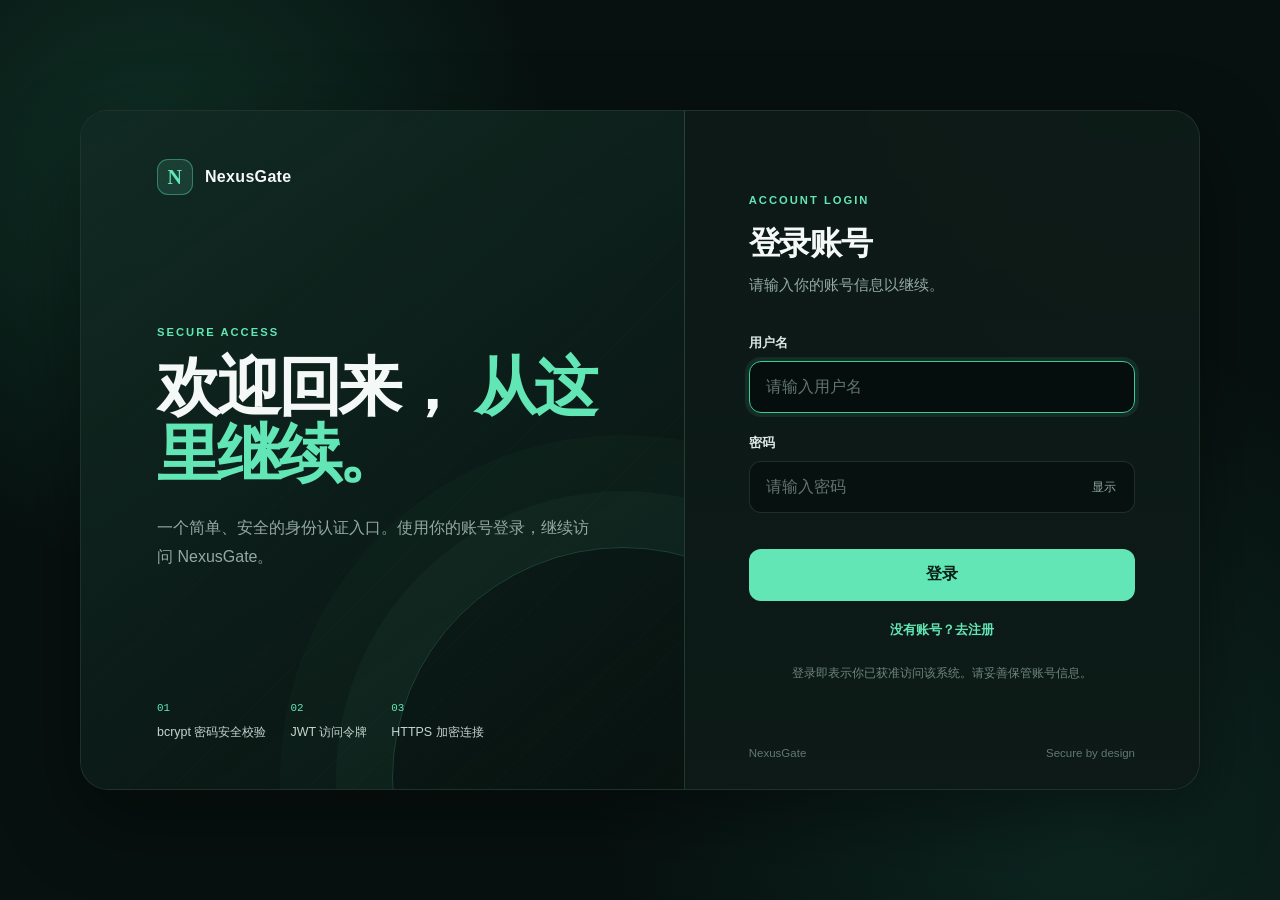
<file: index.html>
<!doctype html>
<html lang="zh-CN">
  <head>
    <meta charset="UTF-8" />
    <meta name="viewport" content="width=device-width, initial-scale=1.0" />
    <meta
      name="description"
      content="NexusGate 账号登录入口"
    />
    <title>NexusGate | 登录</title>
    <link rel="stylesheet" href="./styles.css" />
  </head>
  <body>
    <main class="page-shell">
      <section class="intro-panel" aria-labelledby="welcome-title">
        <a class="brand" href="./" aria-label="NexusGate 首页">
          <span class="brand-mark" aria-hidden="true">N</span>
          <span>NexusGate</span>
        </a>

        <div class="intro-copy">
          <p class="eyebrow">SECURE ACCESS</p>
          <h1 id="welcome-title">
            欢迎回来，
            <span>从这里继续。</span>
          </h1>
          <p class="intro-text">
            一个简单、安全的身份认证入口。使用你的账号登录，继续访问 NexusGate。
          </p>
        </div>

        <ul class="feature-list" aria-label="服务特点">
          <li>
            <span class="feature-icon" aria-hidden="true">01</span>
            <span>bcrypt 密码安全校验</span>
          </li>
          <li>
            <span class="feature-icon" aria-hidden="true">02</span>
            <span>JWT 访问令牌</span>
          </li>
          <li>
            <span class="feature-icon" aria-hidden="true">03</span>
            <span>HTTPS 加密连接</span>
          </li>
        </ul>
      </section>

      <section class="login-panel" aria-labelledby="login-title">
        <div class="login-content">
          <div class="login-heading">
            <p class="eyebrow">ACCOUNT LOGIN</p>
            <h2 id="login-title">登录账号</h2>
            <p>请输入你的账号信息以继续。</p>
          </div>

          <form id="login-form" novalidate>
            <div class="field">
              <label for="username">用户名</label>
              <input
                id="username"
                name="username"
                type="text"
                autocomplete="username"
                maxlength="64"
                placeholder="请输入用户名"
                required
                autofocus
              />
            </div>

            <div class="field">
              <label for="password">密码</label>
              <div class="password-field">
                <input
                  id="password"
                  name="password"
                  type="password"
                  autocomplete="current-password"
                  maxlength="128"
                  placeholder="请输入密码"
                  required
                />
                <button
                  class="password-toggle"
                  type="button"
                  aria-label="显示密码"
                  aria-pressed="false"
                >
                  显示
                </button>
              </div>
            </div>

            <p class="form-message" id="form-message" role="alert"></p>

            <button class="submit-button" id="submit-button" type="submit">
              <span class="submit-label">登录</span>
              <span class="spinner" aria-hidden="true"></span>
            </button>
          </form>

          <p class="auth-switch">
            <a href="register.html">没有账号？去注册</a>
          </p>

          <p class="security-note">
            登录即表示你已获准访问该系统。请妥善保管账号信息。
          </p>
        </div>

        <footer>
          <span>NexusGate</span>
          <span>Secure by design</span>
        </footer>
      </section>
    </main>

    <div
      class="toast"
      id="toast"
      role="status"
      aria-live="polite"
      aria-atomic="true"
      hidden
    >
      <span class="toast-indicator" aria-hidden="true"></span>
      <span id="toast-message"></span>
    </div>

    <script src="./config.js"></script>
    <script src="./app.js"></script>
  </body>
</html>
</file>
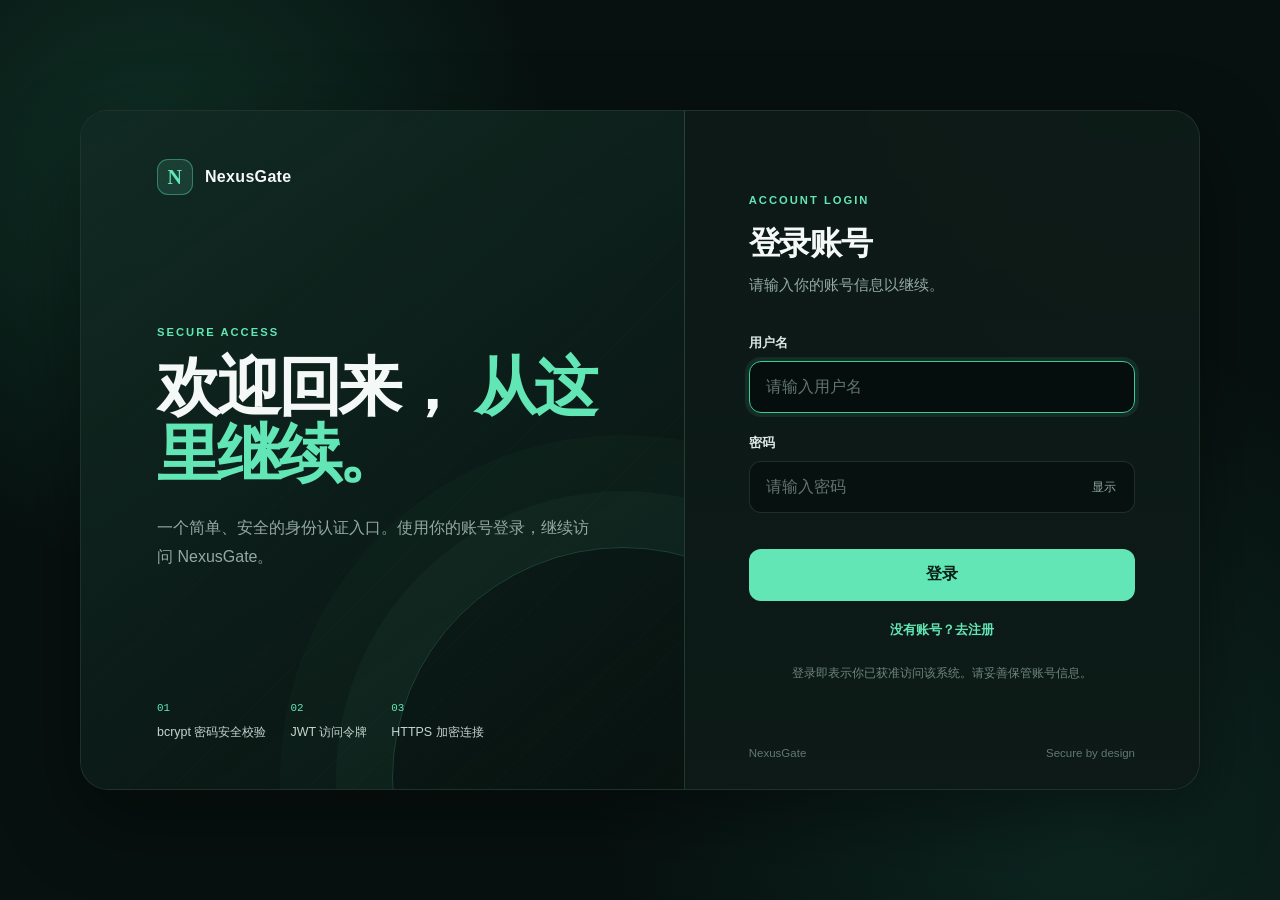
<file: dashboard.html>
<!doctype html>
<html lang="zh-CN">
  <head>
    <meta charset="UTF-8" />
    <meta name="viewport" content="width=device-width, initial-scale=1.0" />
    <meta
      name="description"
      content="NexusGate 服务与系统资源仪表盘"
    />
    <title>NexusGate | 仪表盘</title>
    <link rel="stylesheet" href="./styles.css" />
    <link rel="stylesheet" href="./dashboard.css?v=3" />
  </head>
  <body class="dashboard-page">
    <div class="dashboard-glow" aria-hidden="true"></div>

    <header class="dashboard-topbar">
      <div class="dashboard-topbar-inner">
        <a class="brand" href="./dashboard.html" aria-label="NexusGate 仪表盘">
          <span class="brand-mark" aria-hidden="true">N</span>
          <span>NexusGate</span>
        </a>

        <div class="dashboard-actions">
          <span class="connection-state" id="connection-state">
            <span class="connection-dot" aria-hidden="true"></span>
            <span id="connection-label">正在验证登录状态</span>
          </span>
          <a
            class="text-button music-launch"
            href="./music/"
            data-music-app-link
            aria-label="打开连结之音"
          >
            <svg viewBox="0 0 24 24" aria-hidden="true">
              <path d="M9 18V6l10-2v12"></path>
              <circle cx="6.5" cy="18" r="2.5"></circle>
              <circle cx="16.5" cy="16" r="2.5"></circle>
            </svg>
            <span>连结之音</span>
          </a>
          <button class="text-button" id="refresh-button" type="button">
            刷新
          </button>
          <button class="text-button logout-button" id="logout-button" type="button">
            退出
          </button>
        </div>
      </div>
    </header>

    <main class="dashboard-main">
      <section class="dashboard-hero" aria-labelledby="dashboard-title">
        <div>
          <p class="eyebrow">SYSTEM OVERVIEW</p>
          <h1 id="dashboard-title">
            NexusGate <span>连结之门</span>
          </h1>
          <p class="dashboard-intro">
            G4 主机资源与 NexusGate 依赖服务实时概览。
          </p>
        </div>

        <div class="update-meta" aria-live="polite">
          <span>最近更新</span>
          <time id="last-updated">等待首次同步</time>
          <span class="sync-state" id="sync-state" hidden>
            正在同步数据
          </span>
        </div>
      </section>

      <div class="dashboard-error" id="dashboard-error" role="alert" hidden>
        <span class="error-mark" aria-hidden="true">!</span>
        <span id="dashboard-error-message">仪表盘数据加载失败。</span>
      </div>

      <section class="metric-grid" aria-label="系统资源">
        <article class="metric-card" id="cpu-card">
          <div class="metric-heading">
            <div class="metric-title">
              <span class="metric-icon" aria-hidden="true">
                <svg viewBox="0 0 24 24">
                  <rect x="7" y="7" width="10" height="10" rx="2"></rect>
                  <path d="M9 2v3M15 2v3M9 19v3M15 19v3M2 9h3M2 15h3M19 9h3M19 15h3"></path>
                </svg>
              </span>
              <div>
                <p class="metric-label">CPU</p>
                <h2>处理器负载</h2>
              </div>
            </div>
            <span class="metric-tag" id="cpu-cores">-- 核心</span>
          </div>
          <div class="metric-value-row">
            <strong id="cpu-value">--</strong><span>%</span>
          </div>
          <div
            class="metric-track"
            id="cpu-track"
            role="progressbar"
            aria-label="CPU 使用率"
            aria-valuemin="0"
            aria-valuemax="100"
          >
            <span class="metric-fill"></span>
          </div>
          <p class="metric-footnote">当前逻辑核心平均使用率</p>
        </article>

        <article class="metric-card" id="memory-card">
          <div class="metric-heading">
            <div class="metric-title">
              <span class="metric-icon" aria-hidden="true">
                <svg viewBox="0 0 24 24">
                  <rect x="3" y="6" width="18" height="12" rx="2"></rect>
                  <path d="M7 10v4M11 10v4M15 10v4M19 10v4M6 18v2M10 18v2M14 18v2M18 18v2"></path>
                </svg>
              </span>
              <div>
                <p class="metric-label">MEMORY</p>
                <h2>内存占用</h2>
              </div>
            </div>
            <span class="metric-tag" id="memory-total">--</span>
          </div>
          <div class="metric-value-row">
            <strong id="memory-value">--</strong><span>%</span>
          </div>
          <div
            class="metric-track"
            id="memory-track"
            role="progressbar"
            aria-label="内存使用率"
            aria-valuemin="0"
            aria-valuemax="100"
          >
            <span class="metric-fill"></span>
          </div>
          <dl class="metric-details">
            <div>
              <dt>已使用</dt>
              <dd id="memory-used">--</dd>
            </div>
            <div>
              <dt>可用</dt>
              <dd id="memory-available">--</dd>
            </div>
          </dl>
        </article>

        <article class="metric-card storage-card" id="disk-card">
          <div class="metric-heading">
            <div class="metric-title">
              <span class="metric-icon" aria-hidden="true">
                <svg viewBox="0 0 24 24">
                  <ellipse cx="12" cy="5" rx="8" ry="3"></ellipse>
                  <path d="M4 5v6c0 1.7 3.6 3 8 3s8-1.3 8-3V5"></path>
                  <path d="M4 11v6c0 1.7 3.6 3 8 3s8-1.3 8-3v-6"></path>
                </svg>
              </span>
              <div>
                <p class="metric-label">STORAGE</p>
                <h2>存储空间</h2>
              </div>
            </div>
            <span class="metric-tag">双盘监控</span>
          </div>

          <div class="storage-list">
            <section class="storage-disk" aria-label="数据盘使用情况">
              <div class="storage-disk-heading">
                <div class="storage-disk-name">
                  <strong id="disk-path">/data</strong>
                  <span>数据盘</span>
                </div>
                <span class="storage-disk-total" id="disk-total">--</span>
              </div>
              <div class="storage-percent">
                <strong id="disk-value">--</strong><span>%</span>
              </div>
              <div
                class="metric-track"
                id="disk-track"
                role="progressbar"
                aria-label="/data 磁盘使用率"
                aria-valuemin="0"
                aria-valuemax="100"
              >
                <span class="metric-fill"></span>
              </div>
              <dl class="storage-details">
                <div>
                  <dt>已用</dt>
                  <dd id="disk-used">--</dd>
                </div>
                <div>
                  <dt>可用</dt>
                  <dd id="disk-free">--</dd>
                </div>
              </dl>
            </section>

            <section class="storage-disk" aria-label="系统盘使用情况">
              <div class="storage-disk-heading">
                <div class="storage-disk-name">
                  <strong id="root-disk-path">/</strong>
                  <span>系统盘</span>
                </div>
                <span class="storage-disk-total" id="root-disk-total">--</span>
              </div>
              <div class="storage-percent">
                <strong id="root-disk-value">--</strong><span>%</span>
              </div>
              <div
                class="metric-track"
                id="root-disk-track"
                role="progressbar"
                aria-label="系统盘使用率"
                aria-valuemin="0"
                aria-valuemax="100"
              >
                <span class="metric-fill"></span>
              </div>
              <dl class="storage-details">
                <div>
                  <dt>已用</dt>
                  <dd id="root-disk-used">--</dd>
                </div>
                <div>
                  <dt>可用</dt>
                  <dd id="root-disk-free">--</dd>
                </div>
              </dl>
            </section>
          </div>
        </article>

        <article class="metric-card uptime-card" id="uptime-card">
          <div class="metric-heading">
            <div class="metric-title">
              <span class="metric-icon" aria-hidden="true">
                <svg viewBox="0 0 24 24">
                  <circle cx="12" cy="12" r="9"></circle>
                  <path d="M12 7v5l3 2"></path>
                </svg>
              </span>
              <div>
                <p class="metric-label">UPTIME</p>
                <h2>系统运行时长</h2>
              </div>
            </div>
            <span class="pulse-badge" aria-hidden="true"></span>
          </div>
          <strong class="uptime-value" id="uptime-value">--</strong>
          <p class="metric-footnote" id="boot-time">启动时间读取中</p>
        </article>
      </section>

      <section class="services-panel" aria-labelledby="services-title">
        <div class="services-heading">
          <div>
            <p class="eyebrow">SERVICE HEALTH</p>
            <h2 id="services-title">服务状态</h2>
            <p>API、Nginx 网关、数据库、消息队列与数据处理服务的运行时长。</p>
          </div>
          <span class="service-summary" id="service-summary">等待检查</span>
        </div>

        <div class="services-grid" id="services-grid" aria-live="polite">
          <article class="service-card is-placeholder">
            <span class="skeleton-line"></span>
            <span class="skeleton-line short"></span>
            <span class="skeleton-line"></span>
          </article>
          <article class="service-card is-placeholder">
            <span class="skeleton-line"></span>
            <span class="skeleton-line short"></span>
            <span class="skeleton-line"></span>
          </article>
          <article class="service-card is-placeholder">
            <span class="skeleton-line"></span>
            <span class="skeleton-line short"></span>
            <span class="skeleton-line"></span>
          </article>
        </div>
      </section>

      <section class="projects-panel" aria-labelledby="projects-title">
        <div class="projects-heading">
          <div>
            <p class="eyebrow">PROJECT PORTFOLIO</p>
            <h2 id="projects-title">项目模块</h2>
            <p>当前纳入 NexusGate 控制台的项目。</p>
          </div>
          <span class="project-count">3 个项目</span>
        </div>

        <div class="projects-grid">
          <a class="project-card" href="./mhdees.html">
            <span class="project-icon" aria-hidden="true">
              <svg viewBox="0 0 24 24">
                <circle cx="12" cy="5" r="2.5"></circle>
                <circle cx="5" cy="17" r="2.5"></circle>
                <circle cx="19" cy="17" r="2.5"></circle>
                <path d="m10.6 7.2-4.2 7.6M13.4 7.2l4.2 7.6M7.5 17h9"></path>
              </svg>
            </span>
            <div class="project-copy">
              <p class="project-kicker">MHD-EES</p>
              <h3>多源异构数据效能评估体系</h3>
            </div>
            <span class="project-open">
              <span>查看项目</span>
              <svg viewBox="0 0 24 24" aria-hidden="true">
                <path d="M5 12h14M14 6l6 6-6 6"></path>
              </svg>
            </span>
          </a>

          <a
            class="project-card project-card-music"
            href="./music/"
            data-music-app-link
            aria-label="打开连结之音私人音乐空间"
          >
            <span class="project-icon" aria-hidden="true">
              <svg viewBox="0 0 24 24">
                <path d="M9 18V6l10-2v12"></path>
                <circle cx="6.5" cy="18" r="2.5"></circle>
                <circle cx="16.5" cy="16" r="2.5"></circle>
              </svg>
            </span>
            <div class="project-copy">
              <p class="project-kicker">NEXUS MUSIC</p>
              <h3>连结之音 · 私人音乐空间</h3>
              <p class="project-description">
                搜索、播放、收藏，连接本地曲库与在线音源。
              </p>
            </div>
            <span class="project-open">
              <span>立即聆听</span>
              <svg viewBox="0 0 24 24" aria-hidden="true">
                <path d="M5 12h14M14 6l6 6-6 6"></path>
              </svg>
            </span>
          </a>

          <a
            class="project-card project-card-knowledge"
            href="./knowledge/"
            data-knowledge-base-link
            aria-label="打开 ServerKnowledgeBase 服务器运维知识库"
          >
            <span class="project-icon" aria-hidden="true">
              <svg viewBox="0 0 24 24">
                <path d="M4 6.5A2.5 2.5 0 0 1 6.5 4H12v16H6.5A2.5 2.5 0 0 0 4 22V6.5Z"></path>
                <path d="M20 6.5A2.5 2.5 0 0 0 17.5 4H12v16h5.5A2.5 2.5 0 0 1 20 22V6.5Z"></path>
                <path d="M7 8h2M7 11h2M15 8h2M15 11h2"></path>
              </svg>
            </span>
            <div class="project-copy">
              <p class="project-kicker">SERVER KNOWLEDGE BASE</p>
              <h3>服务器运维知识库</h3>
              <p class="project-description">
                检索 HP 服务器文档，并通过 AI 问答快速定位部署与排障步骤。
              </p>
            </div>
            <span class="project-open">
              <span>进入知识库</span>
              <svg viewBox="0 0 24 24" aria-hidden="true">
                <path d="M5 12h14M14 6l6 6-6 6"></path>
              </svg>
            </span>
          </a>
        </div>
      </section>
    </main>

    <footer class="dashboard-footer">
      <span>NexusGate control plane</span>
      <span>数据由 G4 主机实时采集</span>
    </footer>

    <script src="./config.js?v=3"></script>
    <script src="./dashboard.js?v=3"></script>
  </body>
</html>
</file>
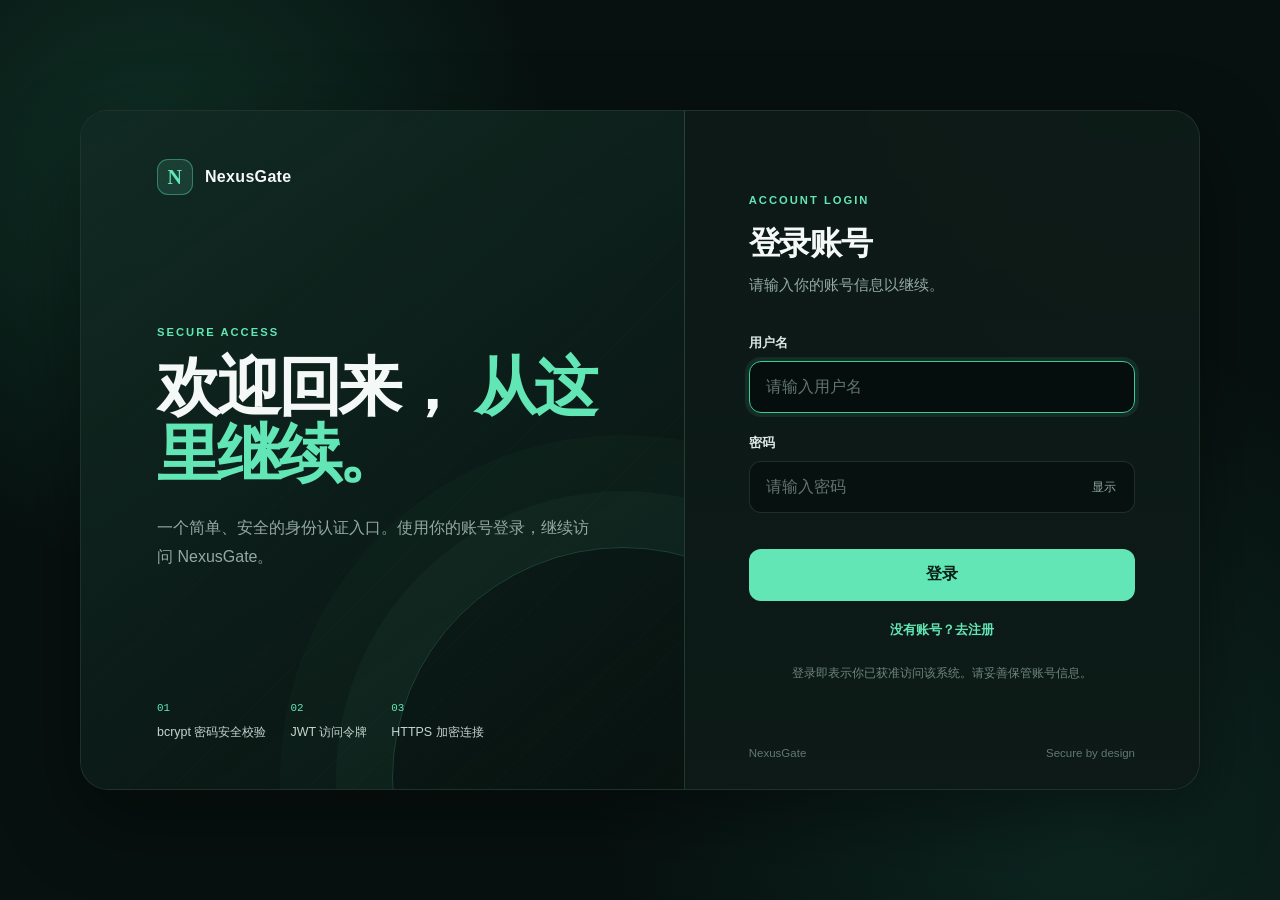
<file: mhdees.html>
<!doctype html>
<html lang="zh-CN">
  <head>
    <meta charset="UTF-8" />
    <meta name="viewport" content="width=device-width, initial-scale=1.0" />
    <meta
      name="description"
      content="多源异构数据效能评估体系 MHD-EES 验证需求工作台"
    />
    <title>需求工作台 | MHD-EES</title>
    <link rel="stylesheet" href="./styles.css" />
    <link rel="stylesheet" href="./project.css" />
    <link rel="stylesheet" href="./mhdees.css?v=2" />
  </head>
  <body class="project-page mhdees-page">
    <header class="project-topbar">
      <div class="project-topbar-inner mhdees-topbar-inner">
        <a class="brand" href="./dashboard.html" aria-label="返回 NexusGate 控制台">
          <span class="brand-mark" aria-hidden="true">N</span>
          <span>NexusGate</span>
        </a>
        <nav class="project-nav" aria-label="项目导航">
          <a href="./mhdees.html" aria-current="page">需求工作台</a>
          <a href="./dashboard.html">返回控制台</a>
        </nav>
      </div>
    </header>

    <main class="project-main mhdees-main">
      <section class="project-hero mhdees-hero" aria-labelledby="project-title">
        <div>
          <p class="eyebrow">MHD-EES / VALIDATION REQUIREMENTS</p>
          <h1 id="project-title">验证需求工作台</h1>
          <p class="project-subtitle">
            统一管理多源异构数据效能验证需求、仿真执行、报告与评价。
          </p>
          <div class="hero-tags" aria-label="系统能力">
            <span>承载网业务域</span>
            <span>NexusGate JWT</span>
            <span>全流程状态追踪</span>
          </div>
        </div>
        <a class="button button-primary hero-action" href="./mhdees_create.html">
          <span aria-hidden="true">＋</span>
          新建需求
        </a>
      </section>

      <section class="content-panel" aria-labelledby="requirements-heading">
        <div class="panel-heading">
          <div>
            <p class="panel-kicker">REQUIREMENT REGISTER</p>
            <h2 id="requirements-heading">验证需求</h2>
            <p class="panel-description">按业务方向、验证类型和执行状态定位需求。</p>
          </div>
          <span class="record-count" id="record-count">正在加载</span>
        </div>

        <form class="filter-toolbar" id="filter-form">
          <label class="compact-field search-field">
            <span>模糊搜索</span>
            <input
              id="keyword-filter"
              name="keyword"
              type="search"
              placeholder="需求编号或名称"
              autocomplete="off"
            />
          </label>
          <label class="compact-field">
            <span>状态</span>
            <select id="status-filter" name="status">
              <option value="">全部状态</option>
              <option value="draft">草稿</option>
              <option value="running">仿真执行中</option>
              <option value="cancelled">取消执行</option>
              <option value="pending_report">待生成报告</option>
              <option value="report_generated">报告已生成</option>
              <option value="evaluating">评价中</option>
              <option value="completed">已完成</option>
              <option value="archived">已归档</option>
            </select>
          </label>
          <label class="compact-field">
            <span>业务方向</span>
            <select id="business-filter" name="business_direction_id">
              <option value="">全部业务方向</option>
            </select>
          </label>
          <label class="compact-field">
            <span>验证类型</span>
            <select id="verification-filter" name="verification_type_id">
              <option value="">全部验证类型</option>
            </select>
          </label>
          <button class="button button-secondary toolbar-submit" type="submit">
            查询
          </button>
        </form>

        <div class="inline-message" id="workspace-message" role="alert" hidden></div>

        <div class="table-shell">
          <table class="data-table">
            <thead>
              <tr>
                <th>需求编号</th>
                <th>需求名称</th>
                <th>业务方向</th>
                <th>验证类型</th>
                <th>提出人</th>
                <th>创建日期</th>
                <th>状态</th>
                <th class="align-right">操作</th>
              </tr>
            </thead>
            <tbody id="requirements-body">
              <tr>
                <td colspan="8" class="table-loading">正在读取验证需求…</td>
              </tr>
            </tbody>
          </table>
        </div>

        <footer class="table-footer">
          <span id="page-summary">第 1 页</span>
          <div class="pagination">
            <button class="button button-quiet" id="previous-page" type="button">
              上一页
            </button>
            <button class="button button-quiet" id="next-page" type="button">
              下一页
            </button>
          </div>
        </footer>
      </section>
    </main>

    <footer class="project-footer">
      <span>NexusGate / MHD-EES</span>
      <span>Requirements and simulation control</span>
    </footer>

    <script src="./config.js"></script>
    <script src="./mhdees_common.js?v=2"></script>
    <script src="./mhdees.js?v=2"></script>
  </body>
</html>
</file>
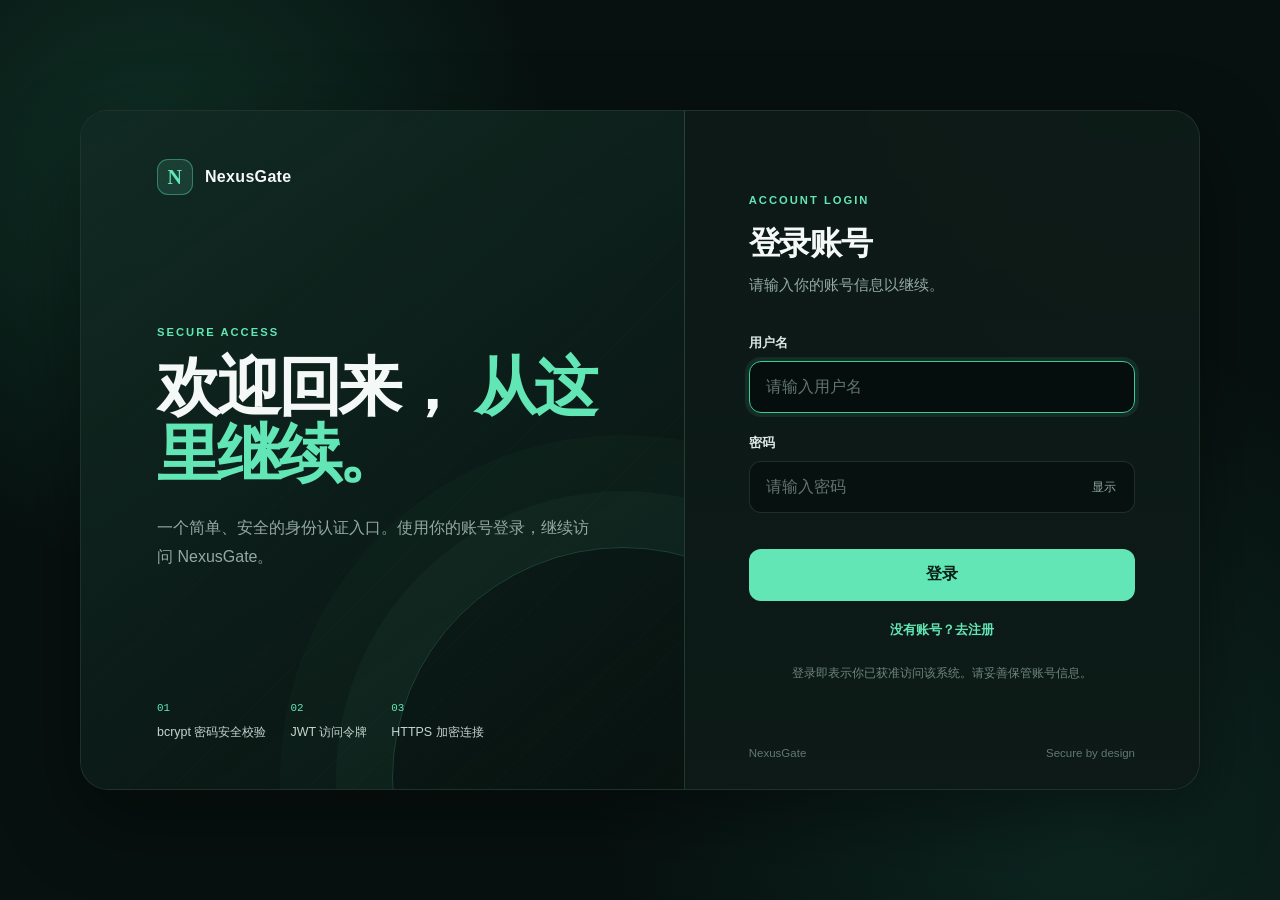
<file: mhdees_create.html>
<!doctype html>
<html lang="zh-CN">
  <head>
    <meta charset="UTF-8" />
    <meta name="viewport" content="width=device-width, initial-scale=1.0" />
    <meta name="description" content="新建 MHD-EES 验证需求" />
    <title>新建需求 | MHD-EES</title>
    <link rel="stylesheet" href="./styles.css" />
    <link rel="stylesheet" href="./project.css" />
    <link rel="stylesheet" href="./mhdees.css?v=2" />
  </head>
  <body class="project-page mhdees-page">
    <header class="project-topbar">
      <div class="project-topbar-inner mhdees-topbar-inner">
        <a class="brand" href="./dashboard.html" aria-label="返回 NexusGate 控制台">
          <span class="brand-mark" aria-hidden="true">N</span>
          <span>NexusGate</span>
        </a>
        <nav class="project-nav" aria-label="项目导航">
          <a href="./mhdees.html">需求工作台</a>
          <a href="./dashboard.html">返回控制台</a>
        </nav>
      </div>
    </header>

    <main class="project-main mhdees-main">
      <section class="project-hero mhdees-hero" aria-labelledby="page-title">
        <div>
          <p class="eyebrow">MHD-EES / REQUIREMENT BUILDER</p>
          <h1 id="page-title">新建验证需求</h1>
          <p class="project-subtitle">
            组合业务方向、仿真参数和算法策略，生成可执行的验证草稿。
          </p>
        </div>
        <a class="button button-secondary hero-action" href="./mhdees.html">
          返回工作台
        </a>
      </section>

      <div class="inline-message" id="form-message" role="alert" hidden></div>

      <form class="form-layout" id="requirement-form" novalidate>
        <section class="form-section" aria-labelledby="identity-title">
          <div class="form-section-heading">
            <div>
              <p class="section-index">01 / IDENTITY</p>
              <h2 id="identity-title">需求身份</h2>
            </div>
          </div>
          <div class="form-grid">
            <label class="input-field is-wide">
              <span>需求名称</span>
              <input
                id="requirement-name"
                name="requirement_name"
                type="text"
                maxlength="255"
                placeholder="例如：承载网多源数据容量与时效性验证"
                required
                autocomplete="off"
              />
            </label>
            <label class="input-field">
              <span>业务方向</span>
              <select id="business-direction" required>
                <option value="">请选择业务方向</option>
              </select>
            </label>
            <label class="input-field">
              <span>验证类型</span>
              <select id="verification-type" required>
                <option value="">请选择验证类型</option>
              </select>
            </label>
          </div>

          <div class="template-panel" id="template-panel">
            <div class="template-header">
              <div>
                <h3>历史模板</h3>
                <p class="template-hint" id="template-hint">
                  填写名称并选择方向、类型后，将搜索已归档需求。
                </p>
              </div>
            </div>
            <div class="template-list" id="template-list"></div>
          </div>
        </section>

        <section class="form-section" aria-labelledby="constellation-title">
          <div class="form-section-heading">
            <div>
              <p class="section-index">02 / NETWORK PROFILE</p>
              <h2 id="constellation-title">星座与链路参数</h2>
            </div>
            <p class="field-note">切换星座名称会填充只读规模参数。</p>
          </div>
          <div class="form-grid four-columns">
            <label class="input-field">
              <span>星座名称</span>
              <select id="constellation-name">
                <option value="108">108</option>
                <option value="98">98</option>
                <option value="60">60</option>
                <option value="35">35</option>
                <option value="24">24</option>
              </select>
            </label>
            <label class="input-field">
              <span>卫星总数</span>
              <input id="satellite-total" type="number" readonly />
            </label>
            <label class="input-field">
              <span>轨道面数</span>
              <input id="orbit-plane-count" type="number" readonly />
            </label>
            <label class="input-field">
              <span>每轨卫星数</span>
              <input id="satellites-per-plane" type="number" readonly />
            </label>
            <label class="input-field">
              <span>轨道高度（km）</span>
              <input id="orbit-altitude" type="number" readonly />
            </label>
            <label class="input-field">
              <span>轨道倾角（°）</span>
              <input id="orbit-inclination" type="number" step="0.01" value="53" />
            </label>
            <label class="input-field">
              <span>星座构型</span>
              <select id="constellation-config">
                <option value="Delta">Delta</option>
                <option value="star">star</option>
                <option value="custom">custom</option>
              </select>
            </label>
            <label class="input-field">
              <span>星间速率（Gbps）</span>
              <input
                id="inter-satellite-rate"
                type="number"
                min="0.001"
                step="0.001"
                value="5"
              />
            </label>
            <label class="input-field">
              <span>Q/V 馈电速率（Gbps）</span>
              <input
                id="qv-feed-rate"
                type="number"
                min="0.001"
                step="0.001"
                value="1"
              />
            </label>
            <label class="input-field is-wide">
              <span>备注</span>
              <textarea
                id="constellation-remark"
                maxlength="500"
                placeholder="补充数据范围、约束或验收说明"
              ></textarea>
            </label>
          </div>
        </section>

        <section class="form-section" aria-labelledby="strategy-title">
          <div class="form-section-heading">
            <div>
              <p class="section-index">03 / ALGORITHM POLICY</p>
              <h2 id="strategy-title">算法策略</h2>
            </div>
            <p class="field-note">四项策略均为必填，步长必须大于 0。</p>
          </div>
          <table class="strategy-table">
            <thead>
              <tr>
                <th>策略</th>
                <th>开始区间</th>
                <th>结束区间</th>
                <th>步长</th>
                <th>单位</th>
              </tr>
            </thead>
            <tbody>
              <tr data-policy="capacity">
                <td>承载能力</td>
                <td><input data-field="start" type="number" step="0.001" value="1" /></td>
                <td><input data-field="end" type="number" step="0.001" value="10" /></td>
                <td><input data-field="step" type="number" step="0.001" value="1" /></td>
                <td><span class="strategy-unit">G</span></td>
              </tr>
              <tr data-policy="delay">
                <td>传输延迟</td>
                <td><input data-field="start" type="number" step="0.001" value="10" /></td>
                <td><input data-field="end" type="number" step="0.001" value="100" /></td>
                <td><input data-field="step" type="number" step="0.001" value="10" /></td>
                <td><span class="strategy-unit">ms</span></td>
              </tr>
              <tr data-policy="jitter">
                <td>抖动</td>
                <td><input data-field="start" type="number" step="0.001" value="1" /></td>
                <td><input data-field="end" type="number" step="0.001" value="10" /></td>
                <td><input data-field="step" type="number" step="0.001" value="1" /></td>
                <td><span class="strategy-unit">ms</span></td>
              </tr>
              <tr data-policy="hops">
                <td>跳数</td>
                <td><input data-field="start" type="number" step="0.001" value="1" /></td>
                <td><input data-field="end" type="number" step="0.001" value="10" /></td>
                <td><input data-field="step" type="number" step="0.001" value="1" /></td>
                <td><span class="strategy-unit">跳</span></td>
              </tr>
            </tbody>
          </table>
        </section>

        <section class="form-section" aria-labelledby="simulation-title">
          <div class="form-section-heading">
            <div>
              <p class="section-index">04 / SIMULATION</p>
              <h2 id="simulation-title">仿真配置</h2>
            </div>
            <p class="field-note">结束时间按“开始时间 + 时长 ÷ 倍速”计算。</p>
          </div>
          <div class="form-grid four-columns">
            <label class="input-field">
              <span>仿真倍速</span>
              <select id="speed-multiplier">
                <option value="1">1×</option>
                <option value="3">3×</option>
                <option value="5">5×</option>
                <option value="10">10×</option>
              </select>
            </label>
            <label class="input-field">
              <span>仿真时长</span>
              <select id="simulation-duration">
                <option value="10">10 分钟</option>
                <option value="60">1 小时</option>
                <option value="480">8 小时</option>
                <option value="720">12 小时</option>
                <option value="1440">24 小时</option>
              </select>
            </label>
            <label class="input-field">
              <span>仿真开始时间</span>
              <input id="simulation-start" type="datetime-local" required />
            </label>
            <label class="input-field">
              <span>预计结束时间</span>
              <input id="simulation-end" type="text" readonly />
            </label>
          </div>
        </section>

        <section class="form-section" aria-labelledby="preview-title">
          <div class="form-section-heading">
            <div>
              <p class="section-index">05 / REVIEW</p>
              <h2 id="preview-title">需求预览</h2>
            </div>
          </div>
          <div class="preview-shell" id="preview-grid">
            <div class="preview-item"><span>需求名称</span><strong data-preview="name">—</strong></div>
            <div class="preview-item"><span>业务方向</span><strong data-preview="business">—</strong></div>
            <div class="preview-item"><span>验证类型</span><strong data-preview="verification">—</strong></div>
            <div class="preview-item"><span>星座规模</span><strong data-preview="constellation">—</strong></div>
            <div class="preview-item"><span>链路速率</span><strong data-preview="rates">—</strong></div>
            <div class="preview-item"><span>执行窗口</span><strong data-preview="window">—</strong></div>
          </div>
        </section>

        <div class="form-actions">
          <a class="button button-secondary" href="./mhdees.html">返回</a>
          <button class="button button-primary" id="save-requirement" type="submit">
            确定需求
          </button>
        </div>
      </form>
    </main>

    <footer class="project-footer">
      <span>NexusGate / MHD-EES</span>
      <span>Requirement builder</span>
    </footer>

    <script src="./config.js"></script>
    <script src="./mhdees_common.js?v=2"></script>
    <script src="./mhdees_create.js?v=2"></script>
  </body>
</html>
</file>
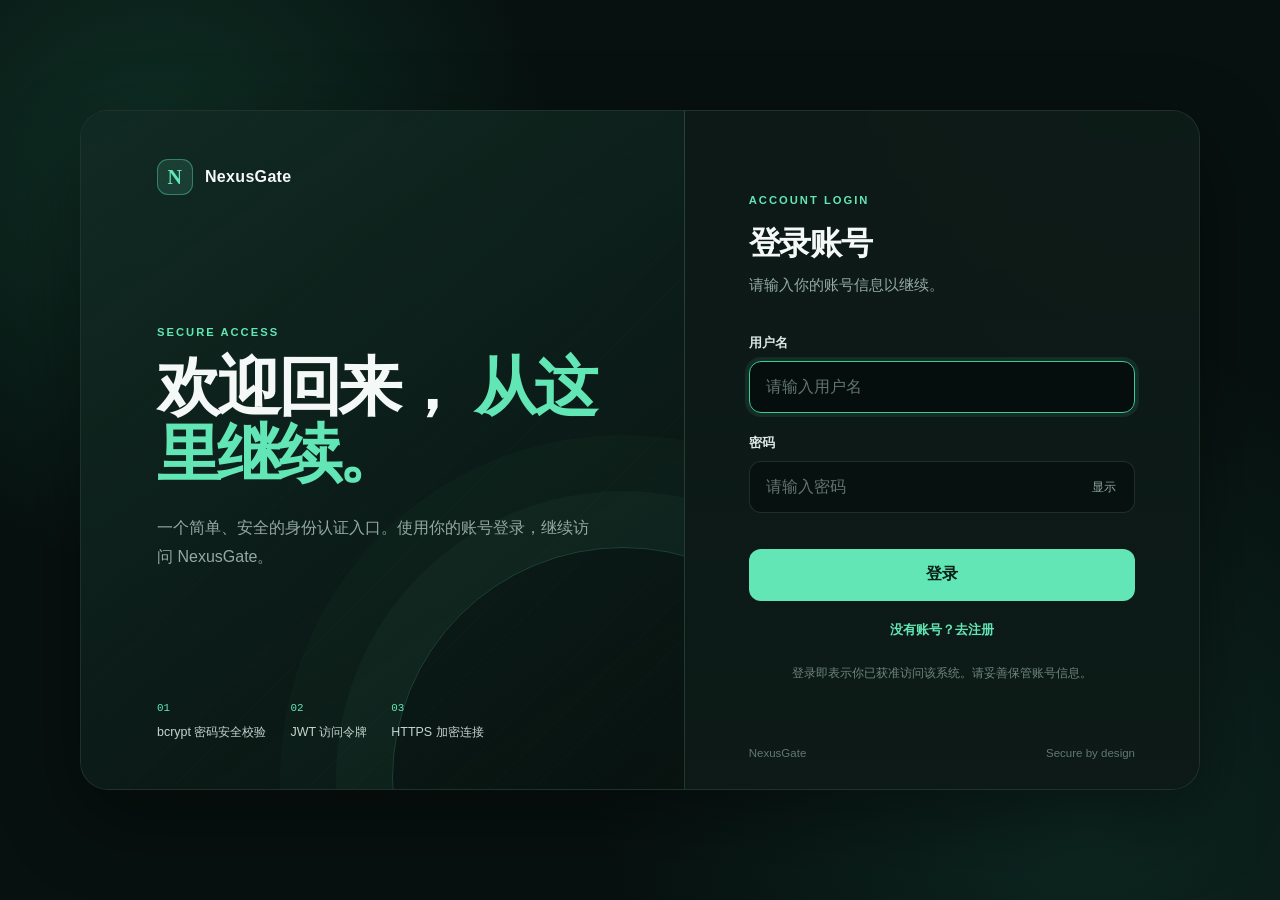
<file: mhdees_detail.html>
<!doctype html>
<html lang="zh-CN">
  <head>
    <meta charset="UTF-8" />
    <meta name="viewport" content="width=device-width, initial-scale=1.0" />
    <meta name="description" content="MHD-EES 验证需求详情" />
    <title>需求详情 | MHD-EES</title>
    <link rel="stylesheet" href="./styles.css" />
    <link rel="stylesheet" href="./project.css" />
    <link rel="stylesheet" href="./mhdees.css?v=2" />
  </head>
  <body class="project-page mhdees-page">
    <header class="project-topbar">
      <div class="project-topbar-inner mhdees-topbar-inner">
        <a class="brand" href="./dashboard.html" aria-label="返回 NexusGate 控制台">
          <span class="brand-mark" aria-hidden="true">N</span>
          <span>NexusGate</span>
        </a>
        <nav class="project-nav" aria-label="项目导航">
          <a href="./mhdees.html">需求工作台</a>
          <a href="./dashboard.html">返回控制台</a>
        </nav>
      </div>
    </header>

    <main class="project-main mhdees-main">
      <section class="project-hero mhdees-hero" aria-labelledby="detail-title">
        <div>
          <p class="eyebrow">MHD-EES / REQUIREMENT DETAIL</p>
          <h1 id="detail-title">正在读取需求…</h1>
          <p class="project-subtitle mono-cell" id="detail-no">—</p>
          <div class="detail-hero-meta">
            <span class="status-badge status-muted" id="detail-status">加载中</span>
            <span class="hero-tags" id="detail-tags"></span>
          </div>
        </div>
        <a class="button button-secondary hero-action" id="back-link" href="./mhdees.html">
          返回工作台
        </a>
      </section>

      <div class="inline-message" id="detail-message" role="alert" hidden></div>

      <div class="detail-grid">
        <div class="detail-stack">
          <section class="detail-card" aria-labelledby="basic-title">
            <div class="detail-section-heading">
              <div>
                <p class="section-index">01 / BASIC</p>
                <h2 id="basic-title">基本信息</h2>
              </div>
            </div>
            <div class="info-list">
              <div class="info-item"><span>需求名称</span><strong id="info-name">—</strong></div>
              <div class="info-item"><span>业务方向</span><strong id="info-business">—</strong></div>
              <div class="info-item"><span>验证类型</span><strong id="info-verification">—</strong></div>
              <div class="info-item"><span>提出人</span><strong id="info-owner">—</strong></div>
              <div class="info-item"><span>创建时间</span><strong id="info-created">—</strong></div>
              <div class="info-item"><span>最近更新</span><strong id="info-updated">—</strong></div>
            </div>
          </section>

          <section class="detail-card" aria-labelledby="constellation-title">
            <div class="detail-section-heading">
              <div>
                <p class="section-index">02 / NETWORK PROFILE</p>
                <h2 id="constellation-title">星座与链路参数</h2>
              </div>
            </div>
            <div class="info-list">
              <div class="info-item"><span>星座名称</span><strong id="constellation-name">—</strong></div>
              <div class="info-item"><span>轨道规模</span><strong id="constellation-scale">—</strong></div>
              <div class="info-item"><span>轨道高度</span><strong id="orbit-altitude">—</strong></div>
              <div class="info-item"><span>轨道倾角</span><strong id="orbit-inclination">—</strong></div>
              <div class="info-item"><span>星座构型</span><strong id="constellation-config">—</strong></div>
              <div class="info-item"><span>链路速率</span><strong id="link-rates">—</strong></div>
              <div class="info-item is-wide"><span>备注</span><strong id="constellation-remark">—</strong></div>
            </div>
          </section>

          <section class="detail-card" aria-labelledby="policy-title">
            <div class="detail-section-heading">
              <div>
                <p class="section-index">03 / ALGORITHM POLICY</p>
                <h2 id="policy-title">算法策略</h2>
              </div>
            </div>
            <table class="policy-table">
              <thead>
                <tr>
                  <th>策略</th>
                  <th>开始</th>
                  <th>结束</th>
                  <th>步长</th>
                  <th>单位</th>
                </tr>
              </thead>
              <tbody id="policy-body"></tbody>
            </table>
          </section>
        </div>

        <div class="detail-stack">
          <section class="detail-card" aria-labelledby="simulation-title">
            <div class="detail-section-heading">
              <div>
                <p class="section-index">04 / SIMULATION</p>
                <h2 id="simulation-title">仿真配置</h2>
              </div>
            </div>
            <div class="info-list">
              <div class="info-item"><span>仿真倍速</span><strong id="sim-speed">—</strong></div>
              <div class="info-item"><span>仿真时长</span><strong id="sim-duration">—</strong></div>
              <div class="info-item"><span>计划开始</span><strong id="sim-start">—</strong></div>
              <div class="info-item"><span>预计结束</span><strong id="sim-end">—</strong></div>
            </div>
          </section>

          <section class="detail-card" aria-labelledby="runs-title">
            <div class="detail-section-heading">
              <div>
                <p class="section-index">05 / RUNS</p>
                <h2 id="runs-title">仿真运行记录</h2>
              </div>
            </div>
            <div class="run-list" id="run-list">
              <div class="loading-block">正在读取运行记录…</div>
            </div>
          </section>

          <section class="detail-card" aria-labelledby="history-title">
            <div class="detail-section-heading">
              <div>
                <p class="section-index">06 / HISTORY</p>
                <h2 id="history-title">状态历史</h2>
              </div>
            </div>
            <ol class="history-list" id="history-list"></ol>
          </section>
        </div>
      </div>

      <div class="detail-actions" id="detail-actions"></div>
    </main>

    <footer class="project-footer">
      <span>NexusGate / MHD-EES</span>
      <span>Requirement lifecycle</span>
    </footer>

    <script src="./config.js"></script>
    <script src="./mhdees_common.js?v=2"></script>
    <script src="./mhdees_detail.js?v=2"></script>
  </body>
</html>
</file>
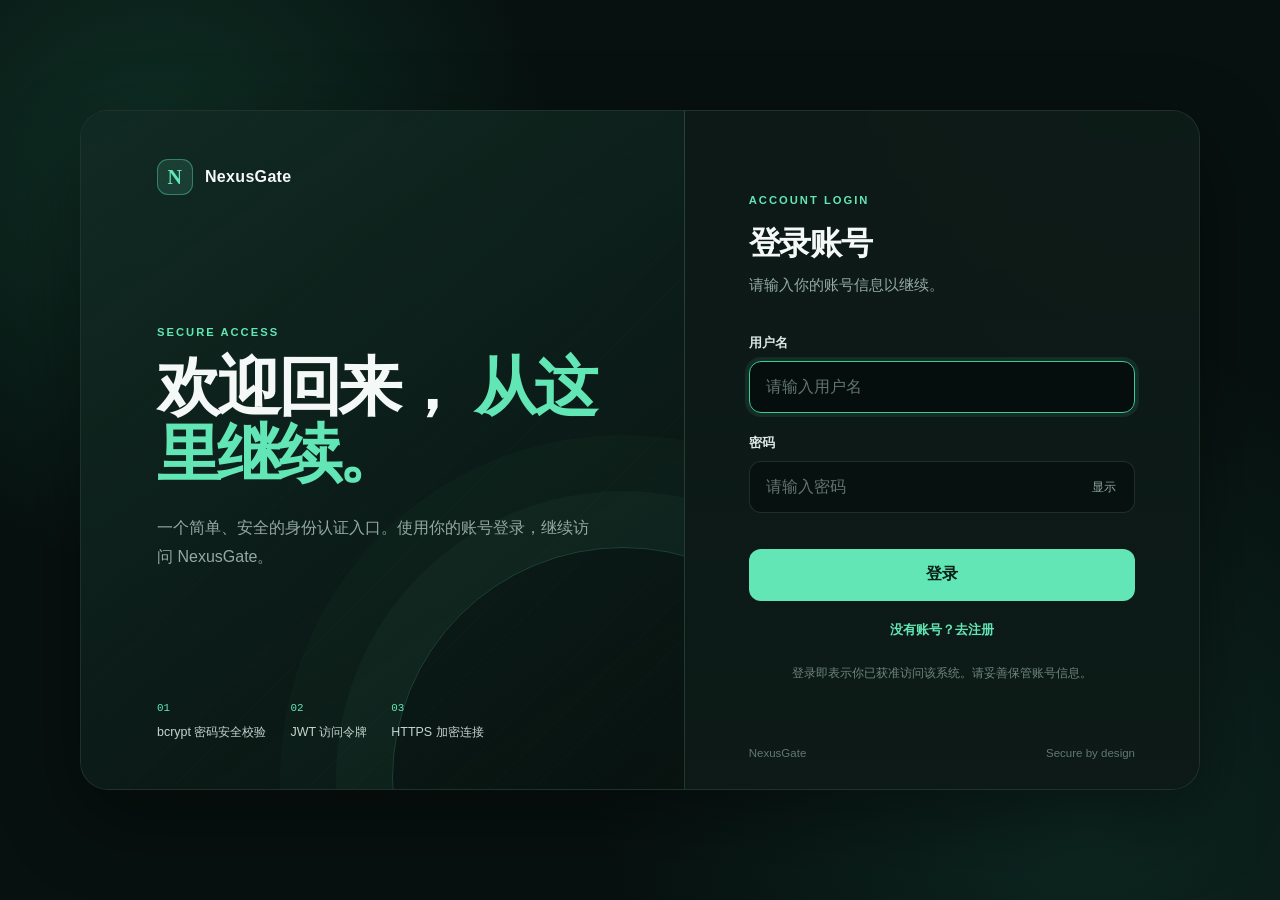
<file: mhdees_report.html>
<!doctype html>
<html lang="zh-CN">
  <head>
    <meta charset="UTF-8" />
    <meta name="viewport" content="width=device-width, initial-scale=1.0" />
    <meta name="description" content="MHD-EES 仿真报告与评价" />
    <title>报告与评价 | MHD-EES</title>
    <link rel="stylesheet" href="./styles.css" />
    <link rel="stylesheet" href="./project.css" />
    <link rel="stylesheet" href="./mhdees.css?v=2" />
  </head>
  <body class="project-page mhdees-page">
    <header class="project-topbar">
      <div class="project-topbar-inner mhdees-topbar-inner">
        <a class="brand" href="./dashboard.html" aria-label="返回 NexusGate 控制台">
          <span class="brand-mark" aria-hidden="true">N</span>
          <span>NexusGate</span>
        </a>
        <nav class="project-nav" aria-label="项目导航">
          <a href="./mhdees.html">需求工作台</a>
          <a href="./dashboard.html">返回控制台</a>
        </nav>
      </div>
    </header>

    <main class="project-main mhdees-main">
      <section class="project-hero mhdees-hero" aria-labelledby="report-title">
        <div class="report-hero-score">
          <div class="score-orbit">
            <strong id="overall-score">—</strong>
          </div>
          <div>
            <p class="eyebrow">MHD-EES / SIMULATION REPORT</p>
            <h1 id="report-title">仿真效能报告</h1>
            <p class="project-subtitle" id="report-subtitle">正在读取报告…</p>
            <div class="detail-hero-meta">
              <span class="status-badge status-muted" id="report-status">加载中</span>
              <span class="record-count" id="report-grade">评级 —</span>
            </div>
          </div>
        </div>
        <a
          class="button button-secondary hero-action"
          id="detail-back"
          href="./mhdees.html"
        >
          查看需求详情
        </a>
      </section>

      <div class="inline-message" id="report-message" role="alert" hidden></div>

      <div class="report-layout">
        <div class="detail-stack">
          <section class="detail-card" aria-labelledby="indicators-title">
            <div class="report-section-heading">
              <div>
                <p class="section-index">01 / INDICATORS</p>
                <h2 id="indicators-title">综合指标</h2>
              </div>
            </div>
            <div class="indicator-list" id="indicator-list">
              <div class="loading-block">正在生成指标视图…</div>
            </div>
          </section>

          <section class="detail-card" aria-labelledby="trend-title">
            <div class="report-section-heading">
              <div>
                <p class="section-index">02 / TREND</p>
                <h2 id="trend-title">吞吐趋势</h2>
              </div>
              <span class="record-count">演示数据 · Gbps</span>
            </div>
            <div class="series-grid" id="series-grid"></div>
          </section>

          <section class="detail-card" aria-labelledby="intelligent-title">
            <div class="report-section-heading">
              <div>
                <p class="section-index">03 / AI REVIEW</p>
                <h2 id="intelligent-title">智能评论</h2>
              </div>
            </div>
            <p class="intelligent-comment" id="intelligent-comment">
              正在生成智能评论…
            </p>
          </section>
        </div>

        <div class="detail-stack">
          <section class="detail-card" aria-labelledby="summary-title">
            <div class="report-section-heading">
              <div>
                <p class="section-index">04 / SUMMARY</p>
                <h2 id="summary-title">评估摘要</h2>
              </div>
            </div>
            <p class="report-summary" id="report-summary">—</p>
            <ol class="lineage-list" id="lineage-list"></ol>
          </section>

          <section class="detail-card" aria-labelledby="evaluation-title">
            <div class="report-section-heading">
              <div>
                <p class="section-index">05 / EVALUATION</p>
                <h2 id="evaluation-title">人工评价</h2>
              </div>
            </div>
            <form class="manual-evaluation" id="evaluation-form">
              <label class="input-field">
                <span>评价意见</span>
                <textarea
                  id="manual-comment"
                  maxlength="10000"
                  placeholder="结合业务目标填写结论、风险和建议"
                  required
                ></textarea>
              </label>
              <div class="inline-message" id="evaluation-message" role="alert" hidden></div>
              <button class="button button-primary" id="submit-evaluation" type="submit">
                提交评价
              </button>
            </form>
            <div class="evaluation-list" id="evaluation-list"></div>
          </section>
        </div>
      </div>

      <div class="detail-actions" id="report-actions"></div>
    </main>

    <footer class="project-footer">
      <span>NexusGate / MHD-EES</span>
      <span>Report and evaluation</span>
    </footer>

    <script src="./config.js"></script>
    <script src="./mhdees_common.js?v=2"></script>
    <script src="./mhdees_report.js?v=2"></script>
  </body>
</html>
</file>
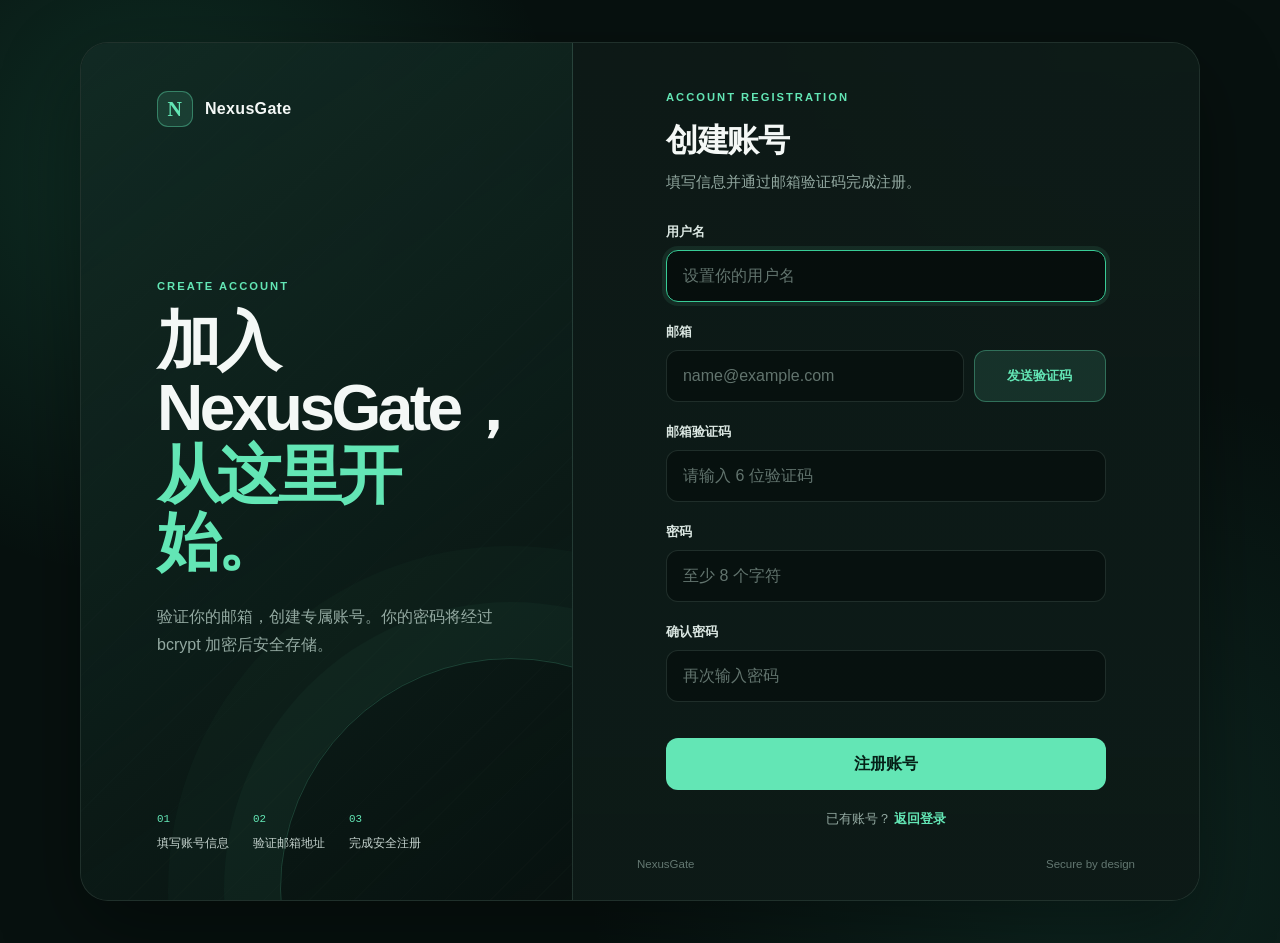
<file: register.html>
<!doctype html>
<html lang="zh-CN">
  <head>
    <meta charset="UTF-8" />
    <meta name="viewport" content="width=device-width, initial-scale=1.0" />
    <meta
      name="description"
      content="创建 NexusGate 账号"
    />
    <title>NexusGate | 注册</title>
    <link rel="stylesheet" href="./styles.css" />
  </head>
  <body>
    <main class="page-shell register-shell">
      <section class="intro-panel" aria-labelledby="register-welcome-title">
        <a class="brand" href="./index.html" aria-label="NexusGate 登录页">
          <span class="brand-mark" aria-hidden="true">N</span>
          <span>NexusGate</span>
        </a>

        <div class="intro-copy">
          <p class="eyebrow">CREATE ACCOUNT</p>
          <h1 id="register-welcome-title">
            加入 NexusGate，
            <span>从这里开始。</span>
          </h1>
          <p class="intro-text">
            验证你的邮箱，创建专属账号。你的密码将经过 bcrypt 加密后安全存储。
          </p>
        </div>

        <ul class="feature-list" aria-label="注册流程">
          <li>
            <span class="feature-icon" aria-hidden="true">01</span>
            <span>填写账号信息</span>
          </li>
          <li>
            <span class="feature-icon" aria-hidden="true">02</span>
            <span>验证邮箱地址</span>
          </li>
          <li>
            <span class="feature-icon" aria-hidden="true">03</span>
            <span>完成安全注册</span>
          </li>
        </ul>
      </section>

      <section class="login-panel" aria-labelledby="register-title">
        <div class="login-content">
          <div class="login-heading">
            <p class="eyebrow">ACCOUNT REGISTRATION</p>
            <h2 id="register-title">创建账号</h2>
            <p>填写信息并通过邮箱验证码完成注册。</p>
          </div>

          <form id="register-form" class="register-form" novalidate>
            <div class="field">
              <label for="username">用户名</label>
              <input
                id="username"
                name="username"
                type="text"
                autocomplete="username"
                maxlength="64"
                placeholder="设置你的用户名"
                required
                autofocus
              />
            </div>

            <div class="field">
              <label for="email">邮箱</label>
              <div class="code-request-row">
                <input
                  id="email"
                  name="email"
                  type="email"
                  autocomplete="email"
                  maxlength="254"
                  placeholder="name@example.com"
                  required
                />
                <button
                  class="code-button"
                  id="send-code-button"
                  type="button"
                >
                  发送验证码
                </button>
              </div>
            </div>

            <div class="field">
              <label for="code">邮箱验证码</label>
              <input
                id="code"
                name="code"
                type="text"
                inputmode="numeric"
                autocomplete="one-time-code"
                pattern="[0-9]{6}"
                maxlength="6"
                placeholder="请输入 6 位验证码"
                required
              />
            </div>

            <div class="field">
              <label for="password">密码</label>
              <input
                id="password"
                name="password"
                type="password"
                autocomplete="new-password"
                minlength="8"
                maxlength="72"
                placeholder="至少 8 个字符"
                required
              />
            </div>

            <div class="field">
              <label for="confirm-password">确认密码</label>
              <input
                id="confirm-password"
                name="confirm_password"
                type="password"
                autocomplete="new-password"
                minlength="8"
                maxlength="72"
                placeholder="再次输入密码"
                required
              />
            </div>

            <p class="form-message" id="form-message" role="alert"></p>

            <button class="submit-button" id="register-button" type="submit">
              <span class="submit-label">注册账号</span>
              <span class="spinner" aria-hidden="true"></span>
            </button>
          </form>

          <p class="auth-switch">
            已有账号？
            <a href="./index.html">返回登录</a>
          </p>
        </div>

        <footer>
          <span>NexusGate</span>
          <span>Secure by design</span>
        </footer>
      </section>
    </main>

    <div
      class="toast"
      id="toast"
      role="status"
      aria-live="polite"
      aria-atomic="true"
      hidden
    >
      <span class="toast-indicator" aria-hidden="true"></span>
      <span id="toast-message"></span>
    </div>

    <script src="./config.js"></script>
    <script src="./register.js"></script>
  </body>
</html>
</file>
<file: styles.css>
:root {
  color-scheme: dark;
  --bg: #07110f;
  --surface: #0d1a17;
  --surface-raised: #11231f;
  --border: rgba(194, 235, 220, 0.13);
  --text: #f4f8f6;
  --muted: #93a9a1;
  --accent: #63e6b5;
  --accent-strong: #38cc96;
  --accent-soft: rgba(99, 230, 181, 0.12);
  --error: #ff8f85;
  --error-soft: rgba(255, 113, 104, 0.12);
  --shadow: 0 28px 80px rgba(0, 0, 0, 0.38);
  font-family:
    "Segoe UI", "PingFang SC", "Hiragino Sans GB", "Microsoft YaHei",
    sans-serif;
}

* {
  box-sizing: border-box;
}

html {
  min-width: 320px;
  background: var(--bg);
}

body {
  min-height: 100vh;
  margin: 0;
  color: var(--text);
  background:
    radial-gradient(circle at 12% 18%, rgba(56, 204, 150, 0.16), transparent 30%),
    radial-gradient(circle at 85% 92%, rgba(36, 113, 93, 0.22), transparent 36%),
    var(--bg);
}

button,
input {
  font: inherit;
}

button {
  cursor: pointer;
}

.page-shell {
  display: grid;
  grid-template-columns: minmax(0, 1.08fr) minmax(420px, 0.92fr);
  width: min(1120px, calc(100% - 48px));
  min-height: 680px;
  margin: 0 auto;
  overflow: hidden;
  border: 1px solid var(--border);
  border-radius: 28px;
  background: rgba(9, 20, 17, 0.9);
  box-shadow: var(--shadow);
}

.intro-panel {
  position: relative;
  display: flex;
  flex-direction: column;
  justify-content: space-between;
  padding: 48px clamp(36px, 6vw, 76px);
  overflow: hidden;
  border-right: 1px solid var(--border);
  background:
    linear-gradient(145deg, rgba(18, 44, 37, 0.9), rgba(7, 17, 15, 0.55)),
    repeating-linear-gradient(
      135deg,
      transparent 0,
      transparent 31px,
      rgba(255, 255, 255, 0.018) 31px,
      rgba(255, 255, 255, 0.018) 32px
    );
}

.intro-panel::after {
  position: absolute;
  right: -170px;
  bottom: -220px;
  width: 460px;
  height: 460px;
  border: 1px solid rgba(99, 230, 181, 0.2);
  border-radius: 50%;
  box-shadow:
    0 0 0 56px rgba(99, 230, 181, 0.03),
    0 0 0 112px rgba(99, 230, 181, 0.025);
  content: "";
  pointer-events: none;
}

.brand {
  position: relative;
  z-index: 1;
  display: inline-flex;
  gap: 12px;
  align-items: center;
  width: fit-content;
  color: var(--text);
  font-size: 1rem;
  font-weight: 700;
  letter-spacing: 0.02em;
  text-decoration: none;
}

.brand-mark {
  display: grid;
  width: 36px;
  height: 36px;
  place-items: center;
  border: 1px solid rgba(99, 230, 181, 0.4);
  border-radius: 11px;
  color: var(--accent);
  background: var(--accent-soft);
  font-family: Georgia, serif;
  font-size: 1.25rem;
}

.intro-copy {
  position: relative;
  z-index: 1;
  max-width: 530px;
  margin: auto 0;
  padding: 56px 0;
}

.eyebrow {
  margin: 0 0 16px;
  color: var(--accent);
  font-size: 0.7rem;
  font-weight: 700;
  letter-spacing: 0.18em;
}

.intro-copy h1 {
  margin: 0;
  font-size: clamp(2.7rem, 5vw, 4.8rem);
  font-weight: 600;
  letter-spacing: -0.055em;
  line-height: 1.05;
}

.intro-copy h1 span {
  color: var(--accent);
}

.intro-text {
  max-width: 440px;
  margin: 26px 0 0;
  color: var(--muted);
  font-size: 1rem;
  line-height: 1.8;
}

.feature-list {
  position: relative;
  z-index: 1;
  display: flex;
  gap: 24px;
  padding: 0;
  margin: 0;
  list-style: none;
}

.feature-list li {
  display: flex;
  flex-direction: column;
  gap: 10px;
  color: #c6d4cf;
  font-size: 0.78rem;
}

.feature-icon {
  color: var(--accent);
  font-family: "Courier New", monospace;
  font-size: 0.68rem;
}

.login-panel {
  display: flex;
  flex-direction: column;
  justify-content: space-between;
  padding: 48px clamp(32px, 5vw, 64px) 30px;
  background:
    linear-gradient(rgba(13, 26, 23, 0.92), rgba(13, 26, 23, 0.98)),
    radial-gradient(circle at 90% 0, rgba(99, 230, 181, 0.08), transparent 35%);
}

.login-content {
  width: 100%;
  max-width: 390px;
  margin: auto;
}

.register-shell {
  grid-template-columns: minmax(0, 0.88fr) minmax(460px, 1.12fr);
  min-height: 760px;
}

.register-shell .login-content {
  max-width: 440px;
}

.register-form {
  margin-top: 30px;
}

.code-request-row {
  display: grid;
  grid-template-columns: minmax(0, 1fr) 132px;
  gap: 10px;
}

.code-request-row input {
  min-width: 0;
}

.code-button {
  height: 52px;
  padding: 0 12px;
  border: 1px solid rgba(99, 230, 181, 0.35);
  border-radius: 12px;
  color: var(--accent);
  background: var(--accent-soft);
  font-size: 0.8rem;
  font-weight: 700;
  transition:
    border-color 160ms ease,
    background 160ms ease;
}

.code-button:hover:not(:disabled),
.code-button:focus-visible {
  border-color: var(--accent);
  background: rgba(99, 230, 181, 0.18);
}

.code-button:focus-visible {
  outline: 2px solid var(--accent);
  outline-offset: 2px;
}

.code-button:disabled {
  cursor: wait;
  opacity: 0.65;
}

.login-heading h2 {
  margin: 0;
  font-size: 2rem;
  font-weight: 600;
  letter-spacing: -0.04em;
}

.login-heading > p:last-child {
  margin: 10px 0 0;
  color: var(--muted);
  font-size: 0.92rem;
}

form {
  margin-top: 38px;
}

.field + .field {
  margin-top: 20px;
}

.field label {
  display: inline-block;
  margin-bottom: 9px;
  color: #dbe7e2;
  font-size: 0.84rem;
  font-weight: 600;
}

.field input {
  width: 100%;
  height: 52px;
  padding: 0 16px;
  border: 1px solid var(--border);
  border-radius: 12px;
  outline: none;
  color: var(--text);
  background: rgba(4, 12, 10, 0.55);
  transition:
    border-color 160ms ease,
    box-shadow 160ms ease,
    background 160ms ease;
}

.field input::placeholder {
  color: #62746e;
}

.field input:hover {
  border-color: rgba(194, 235, 220, 0.23);
}

.field input:focus {
  border-color: var(--accent-strong);
  background: rgba(4, 12, 10, 0.8);
  box-shadow: 0 0 0 4px rgba(99, 230, 181, 0.09);
}

.password-field {
  position: relative;
}

.password-field input {
  padding-right: 68px;
}

.password-toggle {
  position: absolute;
  top: 50%;
  right: 12px;
  padding: 6px 7px;
  border: 0;
  border-radius: 7px;
  color: var(--muted);
  background: transparent;
  font-size: 0.78rem;
  transform: translateY(-50%);
}

.password-toggle:hover,
.password-toggle:focus-visible {
  color: var(--accent);
  background: var(--accent-soft);
}

.form-message {
  min-height: 22px;
  margin: 10px 0 4px;
  color: var(--error);
  font-size: 0.82rem;
}

.submit-button {
  position: relative;
  display: grid;
  width: 100%;
  height: 52px;
  place-items: center;
  border: 0;
  border-radius: 12px;
  color: #052017;
  background: var(--accent);
  font-weight: 700;
  transition:
    background 160ms ease,
    transform 160ms ease,
    box-shadow 160ms ease;
}

.submit-button:hover:not(:disabled) {
  background: #7aedc3;
  box-shadow: 0 12px 30px rgba(56, 204, 150, 0.18);
  transform: translateY(-1px);
}

.submit-button:active:not(:disabled) {
  transform: translateY(0);
}

.submit-button:focus-visible {
  outline: 2px solid var(--text);
  outline-offset: 3px;
}

.submit-button:disabled {
  cursor: wait;
  opacity: 0.72;
}

.spinner {
  position: absolute;
  display: none;
  width: 18px;
  height: 18px;
  border: 2px solid rgba(5, 32, 23, 0.25);
  border-top-color: #052017;
  border-radius: 50%;
  animation: spin 650ms linear infinite;
}

.submit-button.is-loading .submit-label {
  visibility: hidden;
}

.submit-button.is-loading .spinner {
  display: block;
}

.security-note {
  margin: 24px 0 0;
  color: #70857e;
  font-size: 0.73rem;
  line-height: 1.65;
  text-align: center;
}

.auth-switch {
  margin: 20px 0 0;
  color: var(--muted);
  font-size: 0.82rem;
  text-align: center;
}

.auth-switch a {
  color: var(--accent);
  font-weight: 600;
  text-decoration: none;
}

.auth-switch a:hover,
.auth-switch a:focus-visible {
  text-decoration: underline;
  text-underline-offset: 3px;
}

footer {
  display: flex;
  justify-content: space-between;
  padding-top: 30px;
  color: #637771;
  font-size: 0.72rem;
}

.toast {
  position: fixed;
  right: 24px;
  bottom: 24px;
  z-index: 10;
  display: flex;
  gap: 12px;
  align-items: center;
  min-width: min(360px, calc(100% - 32px));
  padding: 15px 18px;
  border: 1px solid var(--border);
  border-radius: 13px;
  color: var(--text);
  background: #14251f;
  box-shadow: 0 18px 60px rgba(0, 0, 0, 0.4);
  font-size: 0.9rem;
  opacity: 0;
  transform: translateY(12px);
  transition:
    opacity 180ms ease,
    transform 180ms ease;
}

.toast[hidden] {
  display: none;
}

.toast.is-visible {
  opacity: 1;
  transform: translateY(0);
}

.toast-indicator {
  width: 9px;
  height: 9px;
  flex: 0 0 auto;
  border-radius: 50%;
  background: var(--accent);
  box-shadow: 0 0 0 4px var(--accent-soft);
}

.toast.is-error .toast-indicator {
  background: var(--error);
  box-shadow: 0 0 0 4px var(--error-soft);
}

@keyframes spin {
  to {
    transform: rotate(360deg);
  }
}

@media (min-width: 900px) {
  body {
    display: grid;
    place-items: center;
    padding: 42px 0;
  }
}

@media (max-width: 899px) {
  .page-shell {
    grid-template-columns: 1fr;
    width: min(600px, calc(100% - 28px));
    min-height: auto;
    margin: 14px auto;
    border-radius: 22px;
  }

  .register-shell {
    grid-template-columns: 1fr;
  }

  .intro-panel {
    min-height: 280px;
    padding: 30px;
    border-right: 0;
    border-bottom: 1px solid var(--border);
  }

  .intro-copy {
    padding: 42px 0 34px;
  }

  .intro-copy h1 {
    font-size: clamp(2.2rem, 9vw, 3.2rem);
  }

  .intro-text {
    margin-top: 16px;
  }

  .feature-list {
    display: none;
  }

  .login-panel {
    min-height: 540px;
    padding: 42px 30px 24px;
  }
}

@media (max-width: 480px) {
  .page-shell {
    width: 100%;
    margin: 0;
    border: 0;
    border-radius: 0;
  }

  .intro-panel {
    min-height: 230px;
    padding: 24px;
  }

  .intro-copy {
    padding: 34px 0 16px;
  }

  .intro-copy h1 {
    font-size: 2.15rem;
  }

  .intro-text {
    display: none;
  }

  .login-panel {
    min-height: calc(100vh - 230px);
    padding: 36px 24px 22px;
  }

  .code-request-row {
    grid-template-columns: minmax(0, 1fr) 112px;
    gap: 8px;
  }

  .code-button {
    padding: 0 8px;
    font-size: 0.72rem;
  }

  .toast {
    right: 16px;
    bottom: 16px;
  }
}

@media (prefers-reduced-motion: reduce) {
  *,
  *::before,
  *::after {
    scroll-behavior: auto !important;
    transition-duration: 0.01ms !important;
    animation-duration: 0.01ms !important;
    animation-iteration-count: 1 !important;
  }
}
</file>
<file: dashboard.css>
body.dashboard-page {
  --panel: rgba(12, 25, 21, 0.8);
  --panel-strong: rgba(15, 31, 26, 0.94);
  --panel-border: rgba(195, 235, 220, 0.12);
  --panel-shadow: 0 24px 70px rgba(0, 0, 0, 0.2);
  position: relative;
  display: block;
  min-height: 100vh;
  padding: 0;
  overflow-x: hidden;
  background:
    radial-gradient(circle at 8% -8%, rgba(60, 211, 158, 0.16), transparent 31rem),
    radial-gradient(circle at 92% 34%, rgba(31, 112, 88, 0.12), transparent 30rem),
    linear-gradient(180deg, #07120f 0%, #06100d 100%);
}

.dashboard-glow {
  position: fixed;
  inset: 0;
  z-index: -1;
  opacity: 0.2;
  background-image:
    linear-gradient(rgba(147, 201, 179, 0.06) 1px, transparent 1px),
    linear-gradient(90deg, rgba(147, 201, 179, 0.06) 1px, transparent 1px);
  background-size: 56px 56px;
  mask-image: linear-gradient(to bottom, #000 0%, transparent 78%);
  pointer-events: none;
}

.dashboard-topbar {
  position: sticky;
  top: 0;
  z-index: 20;
  border-bottom: 1px solid rgba(194, 235, 220, 0.1);
  background: rgba(6, 16, 13, 0.8);
  backdrop-filter: blur(20px) saturate(130%);
}

.dashboard-topbar-inner {
  display: flex;
  justify-content: space-between;
  align-items: center;
  width: min(1280px, calc(100% - 48px));
  min-height: 72px;
  margin: 0 auto;
}

.dashboard-topbar .brand {
  gap: 11px;
}

.dashboard-topbar .brand-mark {
  width: 34px;
  height: 34px;
  border-radius: 10px;
  box-shadow: inset 0 0 18px rgba(99, 230, 181, 0.05);
}

.dashboard-actions {
  display: flex;
  gap: 8px;
  align-items: center;
}

.connection-state {
  display: inline-flex;
  gap: 9px;
  align-items: center;
  margin-right: 8px;
  padding-right: 16px;
  border-right: 1px solid rgba(194, 235, 220, 0.1);
  color: #829890;
  font-size: 0.74rem;
  white-space: nowrap;
}

.connection-dot {
  width: 7px;
  height: 7px;
  border-radius: 50%;
  background: #d2aa55;
  box-shadow: 0 0 0 4px rgba(210, 170, 85, 0.09);
}

.connection-state.is-online .connection-dot {
  background: var(--accent);
  box-shadow: 0 0 0 4px var(--accent-soft);
}

.connection-state.is-offline .connection-dot {
  background: var(--error);
  box-shadow: 0 0 0 4px var(--error-soft);
}

.text-button {
  min-width: 60px;
  min-height: 36px;
  padding: 0 13px;
  border: 1px solid rgba(194, 235, 220, 0.12);
  border-radius: 9px;
  color: #c3d3cd;
  background: rgba(18, 38, 32, 0.58);
  font-size: 0.74rem;
  transition:
    border-color 160ms ease,
    color 160ms ease,
    background 160ms ease,
    transform 160ms ease;
}

.text-button:hover:not(:disabled),
.text-button:focus-visible {
  border-color: rgba(99, 230, 181, 0.38);
  color: var(--accent);
  background: rgba(99, 230, 181, 0.08);
}

.text-button:active:not(:disabled) {
  transform: translateY(1px);
}

.text-button:focus-visible {
  outline: 2px solid var(--accent);
  outline-offset: 2px;
}

.text-button:disabled {
  cursor: wait;
  opacity: 0.48;
}

.logout-button {
  color: #cda8a4;
}

.music-launch {
  display: inline-flex;
  gap: 7px;
  align-items: center;
  justify-content: center;
  border-color: rgba(255, 127, 125, 0.22);
  color: #efb9b3;
  background: rgba(124, 45, 49, 0.17);
  text-decoration: none;
}

.music-launch svg {
  width: 15px;
  height: 15px;
  fill: none;
  stroke: currentColor;
  stroke-linecap: round;
  stroke-linejoin: round;
  stroke-width: 1.7;
}

.music-launch:hover,
.music-launch:focus-visible {
  border-color: rgba(255, 127, 125, 0.44);
  color: #ffb3ad;
  background: rgba(160, 56, 61, 0.2);
}

.dashboard-main {
  width: min(1280px, calc(100% - 48px));
  margin: 0 auto;
  padding: 38px 0 54px;
}

.dashboard-hero {
  position: relative;
  display: grid;
  grid-template-columns: minmax(0, 1fr) auto;
  gap: 36px;
  align-items: end;
  min-height: 214px;
  margin-bottom: 18px;
  padding: 34px 38px;
  overflow: hidden;
  border: 1px solid var(--panel-border);
  border-radius: 24px;
  background:
    linear-gradient(125deg, rgba(24, 57, 47, 0.74), rgba(9, 21, 17, 0.86) 58%),
    var(--panel);
  box-shadow: var(--panel-shadow);
}

.dashboard-hero::before {
  position: absolute;
  top: 0;
  left: 38px;
  width: 92px;
  height: 1px;
  background: linear-gradient(90deg, var(--accent), transparent);
  content: "";
}

.dashboard-hero::after {
  position: absolute;
  right: -130px;
  bottom: -225px;
  width: 440px;
  height: 440px;
  border: 1px solid rgba(99, 230, 181, 0.12);
  border-radius: 50%;
  box-shadow:
    0 0 0 54px rgba(99, 230, 181, 0.018),
    0 0 0 108px rgba(99, 230, 181, 0.012);
  content: "";
  pointer-events: none;
}

.dashboard-hero > * {
  position: relative;
  z-index: 1;
}

.dashboard-hero .eyebrow {
  margin-bottom: 13px;
}

.dashboard-hero h1 {
  max-width: 850px;
  margin: 0;
  font-size: clamp(2.2rem, 4vw, 3.65rem);
  font-weight: 600;
  letter-spacing: -0.052em;
  line-height: 1.08;
}

.dashboard-hero h1 span {
  color: var(--accent);
}

.dashboard-intro {
  margin: 14px 0 0;
  color: #8ca199;
  font-size: 0.88rem;
  line-height: 1.65;
}

.update-meta {
  display: grid;
  grid-template-columns: 1fr;
  gap: 5px;
  justify-items: end;
  min-width: 180px;
  padding: 0 2px 3px 24px;
  border-left: 1px solid rgba(194, 235, 220, 0.1);
  color: #627970;
  font-size: 0.66rem;
  text-align: right;
}

.update-meta time {
  color: #b7c9c3;
  font-family: "Courier New", monospace;
  font-size: 0.76rem;
}

.sync-state {
  color: var(--accent);
}

.dashboard-error {
  display: flex;
  gap: 11px;
  align-items: center;
  padding: 13px 15px;
  margin-bottom: 18px;
  border: 1px solid rgba(255, 143, 133, 0.24);
  border-radius: 12px;
  color: #efc2bd;
  background: rgba(255, 113, 104, 0.08);
  font-size: 0.8rem;
}

.dashboard-error[hidden] {
  display: none;
}

.error-mark {
  display: grid;
  width: 21px;
  height: 21px;
  flex: 0 0 auto;
  place-items: center;
  border: 1px solid rgba(255, 143, 133, 0.36);
  border-radius: 50%;
  font-family: "Courier New", monospace;
  font-size: 0.68rem;
}

.metric-grid {
  display: grid;
  grid-template-columns: repeat(4, minmax(0, 1fr));
  gap: 14px;
}

.metric-card {
  --metric-color: var(--accent);
  --metric-glow: rgba(99, 230, 181, 0.1);
  position: relative;
  display: flex;
  flex-direction: column;
  min-height: 252px;
  padding: 22px;
  overflow: hidden;
  border: 1px solid var(--panel-border);
  border-radius: 17px;
  background:
    radial-gradient(circle at 100% 0, var(--metric-glow), transparent 43%),
    linear-gradient(155deg, rgba(17, 35, 30, 0.9), rgba(9, 20, 16, 0.88));
  box-shadow: 0 16px 45px rgba(0, 0, 0, 0.13);
  transition:
    border-color 180ms ease,
    box-shadow 180ms ease,
    transform 180ms ease;
}

.metric-card::before {
  position: absolute;
  top: 0;
  left: 20px;
  width: 36px;
  height: 1px;
  background: linear-gradient(90deg, var(--metric-color), transparent);
  content: "";
  opacity: 0.8;
}

#memory-card {
  --metric-color: #75c8eb;
  --metric-glow: rgba(88, 178, 221, 0.1);
}

#disk-card {
  --metric-color: #dfba6c;
  --metric-glow: rgba(215, 176, 94, 0.1);
}

#uptime-card {
  --metric-color: #87dfc0;
  --metric-glow: rgba(88, 205, 165, 0.09);
}

.metric-heading {
  display: flex;
  gap: 12px;
  justify-content: space-between;
  align-items: center;
}

.metric-title {
  display: flex;
  gap: 11px;
  align-items: center;
  min-width: 0;
}

.metric-icon {
  display: grid;
  width: 34px;
  height: 34px;
  flex: 0 0 auto;
  place-items: center;
  border: 1px solid color-mix(in srgb, var(--metric-color) 24%, transparent);
  border-radius: 9px;
  color: var(--metric-color);
  background: color-mix(in srgb, var(--metric-color) 7%, transparent);
}

.metric-icon svg {
  width: 17px;
  height: 17px;
  fill: none;
  stroke: currentColor;
  stroke-linecap: round;
  stroke-linejoin: round;
  stroke-width: 1.5;
}

.metric-label {
  margin: 0 0 4px;
  color: var(--metric-color);
  font-family: "Courier New", monospace;
  font-size: 0.6rem;
  font-weight: 700;
  letter-spacing: 0.12em;
}

.metric-heading h2 {
  margin: 0;
  color: #dbe8e3;
  font-size: 0.86rem;
  font-weight: 600;
  white-space: nowrap;
}

.metric-tag {
  max-width: 88px;
  padding: 5px 7px;
  overflow: hidden;
  border: 1px solid rgba(194, 235, 220, 0.09);
  border-radius: 6px;
  color: #7e938b;
  background: rgba(3, 11, 8, 0.3);
  font-family: "Courier New", monospace;
  font-size: 0.6rem;
  text-overflow: ellipsis;
  white-space: nowrap;
}

.metric-value-row {
  display: flex;
  gap: 5px;
  align-items: baseline;
  margin: 27px 0 12px;
}

.metric-value-row strong {
  color: #f3f7f5;
  font-family: Georgia, "Times New Roman", serif;
  font-size: clamp(2.6rem, 3.8vw, 3.35rem);
  font-weight: 400;
  letter-spacing: -0.055em;
  line-height: 0.95;
}

.metric-value-row span {
  color: #71877f;
  font-size: 0.72rem;
}

.metric-track {
  height: 4px;
  overflow: hidden;
  border-radius: 999px;
  background: rgba(151, 178, 167, 0.11);
}

.metric-fill {
  display: block;
  width: 0;
  height: 100%;
  border-radius: inherit;
  background: linear-gradient(90deg, var(--metric-color), #a4f2d8);
  box-shadow: 0 0 14px color-mix(in srgb, var(--metric-color) 22%, transparent);
  transition: width 480ms ease;
}

.metric-card.is-warning .metric-fill {
  background: linear-gradient(90deg, #ca9b43, #edc874);
}

.metric-card.is-critical .metric-fill {
  background: linear-gradient(90deg, #d95e54, #ff9188);
}

.metric-footnote {
  margin: 12px 0 0;
  color: #71877f;
  font-size: 0.68rem;
  line-height: 1.55;
}

.metric-details {
  display: flex;
  gap: 26px;
  margin: auto 0 0;
  padding-top: 15px;
}

.metric-details div {
  display: grid;
  gap: 4px;
}

.metric-details dt {
  color: #657b73;
  font-size: 0.64rem;
}

.metric-details dd {
  margin: 0;
  color: #b9cbc5;
  font-family: "Courier New", monospace;
  font-size: 0.69rem;
}

.storage-list {
  display: grid;
  gap: 13px;
  margin-top: 17px;
}

.storage-disk + .storage-disk {
  padding-top: 13px;
  border-top: 1px solid rgba(194, 235, 220, 0.08);
}

.storage-disk-heading {
  display: flex;
  gap: 12px;
  justify-content: space-between;
  align-items: center;
}

.storage-disk-name {
  display: flex;
  gap: 7px;
  align-items: baseline;
  min-width: 0;
}

.storage-disk-name strong {
  overflow: hidden;
  color: #d9e5e1;
  font-family: "Courier New", monospace;
  font-size: 0.72rem;
  font-weight: 400;
  text-overflow: ellipsis;
  white-space: nowrap;
}

.storage-disk-name span {
  color: #677d75;
  font-size: 0.59rem;
  white-space: nowrap;
}

.storage-disk-total {
  overflow: hidden;
  color: #758a82;
  font-family: "Courier New", monospace;
  font-size: 0.59rem;
  text-overflow: ellipsis;
  white-space: nowrap;
}

.storage-percent {
  display: flex;
  gap: 4px;
  align-items: baseline;
  margin: 7px 0 7px;
}

.storage-percent strong {
  color: #edf3f0;
  font-family: Georgia, "Times New Roman", serif;
  font-size: 1.55rem;
  font-weight: 400;
  letter-spacing: -0.04em;
  line-height: 1;
}

.storage-percent span {
  color: #70867e;
  font-size: 0.6rem;
}

.storage-details {
  display: flex;
  gap: 22px;
  margin: 8px 0 0;
}

.storage-details div {
  display: flex;
  gap: 5px;
  align-items: baseline;
}

.storage-details dt {
  color: #61776f;
  font-size: 0.58rem;
}

.storage-details dd {
  margin: 0;
  color: #b5c7c1;
  font-family: "Courier New", monospace;
  font-size: 0.62rem;
}

.uptime-card {
  background:
    radial-gradient(circle at 92% 18%, rgba(99, 230, 181, 0.1), transparent 45%),
    linear-gradient(150deg, rgba(25, 58, 47, 0.82), rgba(8, 20, 16, 0.92));
}

.pulse-badge {
  width: 8px;
  height: 8px;
  flex: 0 0 auto;
  border-radius: 50%;
  background: var(--accent);
  box-shadow: 0 0 0 5px var(--accent-soft);
  animation: dashboard-pulse 2.6s ease-in-out infinite;
}

.uptime-value {
  margin: auto 0 8px;
  color: #b6f2db;
  font-family: Georgia, "Times New Roman", serif;
  font-size: clamp(1.7rem, 2.8vw, 2.25rem);
  font-weight: 400;
  letter-spacing: -0.04em;
  line-height: 1.15;
}

.uptime-card .metric-footnote {
  margin-top: 0;
}

.services-panel {
  position: relative;
  margin-top: 18px;
  padding: 28px;
  border: 1px solid var(--panel-border);
  border-radius: 20px;
  background:
    radial-gradient(circle at 0 0, rgba(73, 153, 124, 0.07), transparent 26rem),
    var(--panel);
  box-shadow: var(--panel-shadow);
}

.services-panel::before {
  position: absolute;
  top: 0;
  left: 28px;
  width: 58px;
  height: 1px;
  background: linear-gradient(90deg, var(--accent), transparent);
  content: "";
  opacity: 0.7;
}

.services-heading {
  display: flex;
  gap: 24px;
  justify-content: space-between;
  align-items: flex-end;
  margin-bottom: 21px;
}

.services-heading .eyebrow {
  margin-bottom: 8px;
}

.services-heading h2 {
  margin: 0;
  color: #eef5f2;
  font-size: 1.34rem;
  font-weight: 600;
  letter-spacing: -0.03em;
}

.services-heading p:last-child {
  margin: 7px 0 0;
  color: #778d85;
  font-size: 0.76rem;
}

.service-summary {
  padding: 7px 10px;
  border: 1px solid rgba(99, 230, 181, 0.14);
  border-radius: 7px;
  color: #99d8c1;
  background: rgba(99, 230, 181, 0.055);
  font-family: "Courier New", monospace;
  font-size: 0.64rem;
  white-space: nowrap;
}

.services-grid {
  display: grid;
  grid-template-columns: repeat(3, minmax(0, 1fr));
  gap: 11px;
}

.service-card {
  position: relative;
  min-height: 148px;
  padding: 17px 17px 16px;
  overflow: hidden;
  border: 1px solid rgba(194, 235, 220, 0.09);
  border-radius: 13px;
  background: rgba(18, 37, 31, 0.64);
  transition:
    border-color 160ms ease,
    background 160ms ease;
}

.service-card::before {
  position: absolute;
  top: 17px;
  bottom: 17px;
  left: 0;
  width: 2px;
  border-radius: 0 2px 2px 0;
  background: #61756d;
  content: "";
  opacity: 0.28;
}

.service-card.is-online::before {
  background: var(--accent);
  opacity: 0.72;
  box-shadow: 0 0 14px rgba(99, 230, 181, 0.18);
}

.service-card.is-offline::before {
  background: var(--error);
  opacity: 0.72;
}

.service-card-header {
  display: flex;
  gap: 10px;
  justify-content: space-between;
  align-items: flex-start;
}

.service-name {
  margin: 0;
  color: #e5efeb;
  font-size: 0.84rem;
  font-weight: 600;
}

.service-kind {
  margin: 5px 0 0;
  color: #647b72;
  font-family: "Courier New", monospace;
  font-size: 0.58rem;
  letter-spacing: 0.08em;
  text-transform: uppercase;
}

.service-badge {
  display: inline-flex;
  gap: 6px;
  align-items: center;
  padding: 5px 7px;
  border-radius: 6px;
  color: #a6b8b1;
  background: rgba(147, 169, 161, 0.07);
  font-size: 0.6rem;
  white-space: nowrap;
}

.service-badge::before {
  width: 5px;
  height: 5px;
  flex: 0 0 auto;
  border-radius: 50%;
  background: #82958f;
  content: "";
}

.service-card.is-online .service-badge {
  color: #9de6cd;
  background: rgba(99, 230, 181, 0.08);
}

.service-card.is-online .service-badge::before {
  background: var(--accent);
  box-shadow: 0 0 0 3px rgba(99, 230, 181, 0.08);
}

.service-card.is-offline .service-badge {
  color: #efb2ac;
  background: var(--error-soft);
}

.service-card.is-offline .service-badge::before {
  background: var(--error);
}

.service-meta {
  display: flex;
  gap: 30px;
  margin-top: 23px;
}

.service-meta div {
  display: grid;
  gap: 4px;
  min-width: 0;
}

.service-meta span {
  color: #60766e;
  font-size: 0.59rem;
}

.service-meta strong {
  overflow: hidden;
  color: #b4c6c0;
  font-family: "Courier New", monospace;
  font-size: 0.65rem;
  font-weight: 400;
  text-overflow: ellipsis;
  white-space: nowrap;
}

.service-detail {
  margin: 12px 0 0;
  color: #788d85;
  font-size: 0.64rem;
  line-height: 1.5;
}

.service-card.is-placeholder {
  display: grid;
  align-content: center;
  gap: 11px;
}

.skeleton-line {
  display: block;
  height: 8px;
  border-radius: 99px;
  background: linear-gradient(
    90deg,
    rgba(147, 169, 161, 0.055),
    rgba(147, 169, 161, 0.13),
    rgba(147, 169, 161, 0.055)
  );
  background-size: 220% 100%;
  animation: skeleton-shift 1.5s ease infinite;
}

.skeleton-line.short {
  width: 58%;
}

.projects-panel {
  position: relative;
  margin-top: 18px;
  padding: 28px;
  overflow: hidden;
  border: 1px solid var(--panel-border);
  border-radius: 20px;
  background:
    radial-gradient(circle at 100% 100%, rgba(99, 230, 181, 0.065), transparent 27rem),
    var(--panel);
  box-shadow: var(--panel-shadow);
}

.projects-panel::before {
  position: absolute;
  top: 0;
  left: 28px;
  width: 58px;
  height: 1px;
  background: linear-gradient(90deg, var(--accent), transparent);
  content: "";
  opacity: 0.7;
}

.projects-heading {
  display: flex;
  gap: 24px;
  justify-content: space-between;
  align-items: flex-end;
  margin-bottom: 21px;
}

.projects-heading .eyebrow {
  margin-bottom: 8px;
}

.projects-heading h2 {
  margin: 0;
  color: #eef5f2;
  font-size: 1.34rem;
  font-weight: 600;
  letter-spacing: -0.03em;
}

.projects-heading p:last-child {
  margin: 7px 0 0;
  color: #778d85;
  font-size: 0.76rem;
}

.project-count {
  padding: 7px 10px;
  border: 1px solid rgba(194, 235, 220, 0.1);
  border-radius: 7px;
  color: #91a79f;
  background: rgba(4, 12, 10, 0.24);
  font-family: "Courier New", monospace;
  font-size: 0.64rem;
  white-space: nowrap;
}

.projects-grid {
  display: grid;
  grid-template-columns: repeat(auto-fit, minmax(min(100%, 420px), 1fr));
  gap: 11px;
}

.project-card {
  position: relative;
  display: flex;
  gap: 18px;
  align-items: center;
  min-height: 142px;
  padding: 22px;
  overflow: hidden;
  border: 1px solid rgba(194, 235, 220, 0.1);
  border-radius: 14px;
  color: inherit;
  background:
    linear-gradient(115deg, rgba(20, 42, 35, 0.85), rgba(12, 27, 22, 0.84)),
    rgba(18, 37, 31, 0.64);
  text-decoration: none;
  transition:
    border-color 180ms ease,
    background 180ms ease,
    transform 180ms ease;
}

.project-card:focus-visible {
  outline: 2px solid var(--accent);
  outline-offset: 3px;
}

.project-card::before {
  position: absolute;
  right: -72px;
  bottom: -138px;
  width: 270px;
  height: 270px;
  border: 1px solid rgba(99, 230, 181, 0.11);
  border-radius: 50%;
  box-shadow:
    0 0 0 34px rgba(99, 230, 181, 0.018),
    0 0 0 68px rgba(99, 230, 181, 0.01);
  content: "";
  pointer-events: none;
}

.project-card::after {
  position: absolute;
  top: 20px;
  bottom: 20px;
  left: 0;
  width: 2px;
  border-radius: 0 2px 2px 0;
  background: var(--accent);
  box-shadow: 0 0 16px rgba(99, 230, 181, 0.2);
  content: "";
  opacity: 0.74;
}

.project-icon {
  position: relative;
  z-index: 1;
  display: grid;
  width: 52px;
  height: 52px;
  flex: 0 0 auto;
  place-items: center;
  border: 1px solid rgba(99, 230, 181, 0.22);
  border-radius: 12px;
  color: var(--accent);
  background: rgba(99, 230, 181, 0.07);
}

.project-icon svg {
  width: 24px;
  height: 24px;
  fill: none;
  stroke: currentColor;
  stroke-linecap: round;
  stroke-linejoin: round;
  stroke-width: 1.4;
}

.project-copy {
  position: relative;
  z-index: 1;
  flex: 1;
  min-width: 0;
}

.project-kicker {
  margin: 0 0 7px;
  color: #719087;
  font-family: "Courier New", monospace;
  font-size: 0.6rem;
  letter-spacing: 0.1em;
}

.project-copy h3 {
  margin: 0;
  color: #edf5f1;
  font-size: clamp(1rem, 1.5vw, 1.25rem);
  font-weight: 600;
  letter-spacing: -0.025em;
  line-height: 1.45;
}

.project-open {
  position: relative;
  z-index: 1;
  display: inline-flex;
  gap: 7px;
  align-items: center;
  flex: 0 0 auto;
  color: #87a099;
  font-size: 0.68rem;
  transition:
    color 180ms ease,
    transform 180ms ease;
}

.project-open svg {
  width: 16px;
  height: 16px;
  fill: none;
  stroke: currentColor;
  stroke-linecap: round;
  stroke-linejoin: round;
  stroke-width: 1.5;
}

.project-card-music {
  border-color: rgba(255, 137, 130, 0.14);
  background:
    radial-gradient(circle at 90% 18%, rgba(255, 137, 130, 0.08), transparent 16rem),
    linear-gradient(115deg, rgba(52, 27, 32, 0.9), rgba(22, 18, 24, 0.9));
}

.project-card-music::before {
  border-color: rgba(255, 137, 130, 0.14);
  box-shadow:
    0 0 0 34px rgba(255, 137, 130, 0.02),
    0 0 0 68px rgba(255, 137, 130, 0.012);
}

.project-card-music::after {
  background: #ff817b;
  box-shadow: 0 0 16px rgba(255, 129, 123, 0.24);
}

.project-card-music .project-icon {
  border-color: rgba(255, 137, 130, 0.25);
  color: #ff9b92;
  background: rgba(255, 137, 130, 0.09);
}

.project-card-music .project-kicker {
  color: #bc817e;
}

.project-card-knowledge {
  border-color: rgba(115, 177, 235, 0.17);
  background:
    radial-gradient(circle at 90% 18%, rgba(111, 166, 227, 0.1), transparent 16rem),
    linear-gradient(115deg, rgba(24, 38, 51, 0.94), rgba(13, 26, 33, 0.92));
}

.project-card-knowledge::before {
  border-color: rgba(116, 179, 237, 0.15);
  box-shadow:
    0 0 0 34px rgba(116, 179, 237, 0.022),
    0 0 0 68px rgba(116, 179, 237, 0.014);
}

.project-card-knowledge::after {
  background: #71b9f4;
  box-shadow: 0 0 16px rgba(113, 185, 244, 0.25);
}

.project-card-knowledge .project-icon {
  border-color: rgba(116, 179, 237, 0.25);
  color: #8ac8fa;
  background: rgba(116, 179, 237, 0.1);
}

.project-card-knowledge .project-kicker {
  color: #789bb9;
}

.project-card-knowledge .project-description {
  color: #8799a7;
}

.project-description {
  margin: 7px 0 0;
  color: #96817f;
  font-size: 0.7rem;
  line-height: 1.55;
}

.dashboard-footer {
  display: flex;
  justify-content: space-between;
  width: min(1280px, calc(100% - 48px));
  margin: 0 auto;
  padding: 0 0 28px;
  color: #4f665e;
  font-family: "Courier New", monospace;
  font-size: 0.6rem;
}

@keyframes dashboard-pulse {
  50% {
    box-shadow: 0 0 0 9px rgba(99, 230, 181, 0.025);
  }
}

@keyframes skeleton-shift {
  to {
    background-position: -220% 0;
  }
}

@media (hover: hover) {
  .metric-card:hover {
    border-color: color-mix(in srgb, var(--metric-color) 23%, transparent);
    box-shadow: 0 22px 54px rgba(0, 0, 0, 0.19);
    transform: translateY(-2px);
  }

  .service-card:hover {
    border-color: rgba(194, 235, 220, 0.16);
    background: rgba(20, 41, 34, 0.78);
  }

  .project-card:hover {
    border-color: rgba(99, 230, 181, 0.26);
    background:
      linear-gradient(115deg, rgba(23, 49, 40, 0.94), rgba(13, 30, 24, 0.9)),
      rgba(18, 37, 31, 0.64);
    transform: translateY(-2px);
  }

  .project-card-music:hover {
    border-color: rgba(255, 137, 130, 0.34);
    background:
      radial-gradient(circle at 90% 18%, rgba(255, 137, 130, 0.12), transparent 16rem),
      linear-gradient(115deg, rgba(61, 31, 37, 0.96), rgba(27, 21, 28, 0.94));
  }

  .project-card-knowledge:hover {
    border-color: rgba(116, 179, 237, 0.34);
    background:
      radial-gradient(circle at 90% 18%, rgba(111, 166, 227, 0.15), transparent 16rem),
      linear-gradient(115deg, rgba(29, 46, 62, 0.98), rgba(15, 30, 39, 0.96));
  }

  .project-card.project-card-music:hover .project-open {
    color: #ff9b92;
  }

  .project-card.project-card-knowledge:hover .project-open {
    color: #8ac8fa;
  }

  .project-card:hover .project-open {
    color: var(--accent);
    transform: translateX(3px);
  }
}

@media (max-width: 1120px) {
  .metric-grid {
    grid-template-columns: repeat(2, minmax(0, 1fr));
  }

  .services-grid {
    grid-template-columns: repeat(2, minmax(0, 1fr));
  }

  .metric-card {
    min-height: 238px;
  }
}

@media (max-width: 760px) {
  .dashboard-topbar-inner,
  .dashboard-main,
  .dashboard-footer {
    width: min(100% - 28px, 620px);
  }

  .dashboard-main {
    padding-top: 22px;
  }

  .connection-state {
    display: none;
  }

  .dashboard-hero {
    display: block;
    min-height: 0;
    padding: 27px 25px;
    border-radius: 20px;
  }

  .dashboard-hero::before {
    left: 25px;
  }

  .dashboard-hero h1 {
    font-size: clamp(2.1rem, 9vw, 3rem);
  }

  .update-meta {
    display: flex;
    gap: 9px;
    align-items: baseline;
    justify-items: start;
    width: fit-content;
    min-width: 0;
    margin-top: 21px;
    padding: 13px 0 0;
    border-top: 1px solid rgba(194, 235, 220, 0.09);
    border-left: 0;
    text-align: left;
  }

  .metric-grid,
  .services-grid {
    grid-template-columns: 1fr;
  }

  .metric-grid {
    gap: 11px;
  }

  .metric-card {
    min-height: 226px;
  }

  .services-panel {
    padding: 22px 18px;
    border-radius: 17px;
  }

  .services-panel::before {
    left: 18px;
  }

  .services-heading {
    display: block;
  }

  .service-summary {
    display: inline-block;
    margin-top: 14px;
  }

  .projects-panel {
    padding: 22px 18px;
    border-radius: 17px;
  }

  .projects-panel::before {
    left: 18px;
  }

  .projects-heading {
    display: block;
  }

  .project-count {
    display: inline-block;
    margin-top: 14px;
  }

  .project-card {
    min-height: 128px;
    padding: 18px;
  }

  .dashboard-footer {
    display: grid;
    gap: 7px;
  }
}

@media (max-width: 460px) {
  .dashboard-topbar-inner {
    min-height: 64px;
  }

  .dashboard-topbar .brand > span:last-child {
    display: none;
  }

  .text-button {
    min-width: 52px;
    min-height: 34px;
    padding: 0 10px;
    font-size: 0.7rem;
  }

  .music-launch {
    min-width: 34px;
    width: 34px;
    padding: 0;
  }

  .music-launch span {
    display: none;
  }

  .music-launch svg {
    width: 16px;
    height: 16px;
  }

  .dashboard-hero {
    padding: 24px 21px;
  }

  .dashboard-hero::before {
    left: 21px;
  }

  .dashboard-hero h1 {
    font-size: 2.08rem;
  }

  .dashboard-intro {
    font-size: 0.82rem;
  }

  .metric-card {
    padding: 20px;
  }

  .metric-heading h2 {
    font-size: 0.82rem;
  }

  .metric-tag {
    max-width: 72px;
  }

  .service-meta {
    gap: 20px;
  }

  .project-icon {
    width: 44px;
    height: 44px;
    border-radius: 10px;
  }

  .project-icon svg {
    width: 21px;
    height: 21px;
  }

  .project-open span {
    display: none;
  }

  .project-copy h3 {
    font-size: 0.98rem;
  }
}

@media (prefers-reduced-motion: reduce) {
  .pulse-badge,
  .skeleton-line {
    animation: none;
  }

  .metric-card:hover {
    transform: none;
  }
}
</file>
<file: project.css>
body.project-page {
  display: block;
  min-height: 100vh;
  padding: 0;
  place-items: initial;
  background:
    radial-gradient(circle at 9% 0, rgba(62, 207, 157, 0.15), transparent 31rem),
    radial-gradient(circle at 91% 62%, rgba(38, 114, 90, 0.14), transparent 30rem),
    #07110f;
}

.project-topbar {
  width: 100%;
  border-bottom: 1px solid var(--border);
  background: rgba(7, 17, 15, 0.82);
  backdrop-filter: blur(18px);
}

.project-topbar-inner {
  display: flex;
  justify-content: space-between;
  align-items: center;
  width: min(1120px, calc(100% - 48px));
  min-height: 72px;
  margin: 0 auto;
}

.back-link {
  display: inline-flex;
  gap: 8px;
  align-items: center;
  padding: 8px 11px;
  border-radius: 8px;
  color: #99afa7;
  font-size: 0.75rem;
  text-decoration: none;
  white-space: nowrap;
  transition:
    color 160ms ease,
    background 160ms ease;
}

.back-link svg {
  width: 15px;
  height: 15px;
  fill: none;
  stroke: currentColor;
  stroke-linecap: round;
  stroke-linejoin: round;
  stroke-width: 1.6;
}

.back-link:hover,
.back-link:focus-visible {
  color: var(--accent);
  background: var(--accent-soft);
}

.back-link:focus-visible {
  outline: 2px solid var(--accent);
  outline-offset: 2px;
}

.project-main {
  width: min(1120px, calc(100% - 48px));
  margin: 0 auto;
  padding: 54px 0 48px;
}

.project-hero {
  position: relative;
  display: flex;
  gap: 30px;
  justify-content: space-between;
  align-items: flex-end;
  padding: 34px 36px;
  overflow: hidden;
  border: 1px solid var(--border);
  border-radius: 22px;
  background:
    linear-gradient(125deg, rgba(23, 55, 45, 0.76), rgba(9, 21, 17, 0.88)),
    rgba(13, 26, 23, 0.82);
  box-shadow: var(--shadow);
}

.project-hero::before {
  position: absolute;
  top: 0;
  left: 36px;
  width: 90px;
  height: 1px;
  background: linear-gradient(90deg, var(--accent), transparent);
  content: "";
}

.project-hero::after {
  position: absolute;
  right: -100px;
  bottom: -220px;
  width: 370px;
  height: 370px;
  border: 1px solid rgba(99, 230, 181, 0.12);
  border-radius: 50%;
  box-shadow:
    0 0 0 48px rgba(99, 230, 181, 0.018),
    0 0 0 96px rgba(99, 230, 181, 0.012);
  content: "";
}

.project-hero > * {
  position: relative;
  z-index: 1;
}

.project-hero .eyebrow {
  margin-bottom: 13px;
}

.project-hero h1 {
  max-width: 780px;
  margin: 0;
  font-size: clamp(2.1rem, 4.5vw, 3.7rem);
  font-weight: 600;
  letter-spacing: -0.052em;
  line-height: 1.1;
}

.project-subtitle {
  margin: 15px 0 0;
  color: #829991;
  font-size: 0.8rem;
  line-height: 1.6;
}

.project-code {
  flex: 0 0 auto;
  padding: 8px 11px;
  border: 1px solid rgba(99, 230, 181, 0.2);
  border-radius: 8px;
  color: var(--accent);
  background: rgba(99, 230, 181, 0.06);
  font-family: "Courier New", monospace;
  font-size: 0.68rem;
  letter-spacing: 0.08em;
}

.project-workspace {
  margin-top: 18px;
  padding: 28px;
  border: 1px solid var(--border);
  border-radius: 20px;
  background: rgba(12, 25, 21, 0.8);
  box-shadow: 0 24px 70px rgba(0, 0, 0, 0.17);
}

.workspace-heading {
  display: flex;
  gap: 24px;
  justify-content: space-between;
  align-items: flex-end;
}

.workspace-label {
  margin: 0 0 8px;
  color: var(--accent);
  font-family: "Courier New", monospace;
  font-size: 0.62rem;
  font-weight: 700;
  letter-spacing: 0.12em;
}

.workspace-heading h2 {
  margin: 0;
  font-size: 1.35rem;
  font-weight: 600;
  letter-spacing: -0.03em;
}

.workspace-status {
  display: inline-flex;
  gap: 7px;
  align-items: center;
  padding: 6px 9px;
  border-radius: 7px;
  color: #9adfc7;
  background: rgba(99, 230, 181, 0.07);
  font-size: 0.63rem;
  white-space: nowrap;
}

.workspace-status > span {
  width: 6px;
  height: 6px;
  border-radius: 50%;
  background: var(--accent);
  box-shadow: 0 0 0 3px rgba(99, 230, 181, 0.09);
}

.workspace-empty {
  display: grid;
  justify-items: center;
  min-height: 320px;
  margin-top: 22px;
  padding: 48px 24px;
  place-content: center;
  border: 1px dashed rgba(194, 235, 220, 0.12);
  border-radius: 14px;
  background:
    radial-gradient(circle at 50% 100%, rgba(99, 230, 181, 0.05), transparent 55%),
    rgba(6, 17, 13, 0.28);
  text-align: center;
}

.workspace-mark {
  display: grid;
  width: 58px;
  height: 58px;
  place-items: center;
  border: 1px solid rgba(99, 230, 181, 0.22);
  border-radius: 15px;
  color: var(--accent);
  background: rgba(99, 230, 181, 0.07);
}

.workspace-mark svg {
  width: 27px;
  height: 27px;
  fill: none;
  stroke: currentColor;
  stroke-linecap: round;
  stroke-linejoin: round;
  stroke-width: 1.4;
}

.workspace-code {
  margin: 18px 0 7px;
  color: #719087;
  font-family: "Courier New", monospace;
  font-size: 0.62rem;
  letter-spacing: 0.1em;
}

.workspace-empty h3 {
  margin: 0;
  color: #e8f1ed;
  font-size: 1.05rem;
  font-weight: 600;
}

.workspace-empty > p:last-child {
  margin: 10px 0 0;
  color: #748a82;
  font-size: 0.78rem;
}

.project-footer {
  display: flex;
  justify-content: space-between;
  width: min(1120px, calc(100% - 48px));
  margin: 0 auto;
  padding: 0 0 28px;
  color: #4f665e;
  font-family: "Courier New", monospace;
  font-size: 0.6rem;
}

@media (max-width: 760px) {
  .project-topbar-inner,
  .project-main,
  .project-footer {
    width: min(100% - 28px, 620px);
  }

  .project-main {
    padding-top: 24px;
  }

  .project-hero {
    display: block;
    padding: 27px 24px;
    border-radius: 19px;
  }

  .project-hero::before {
    left: 24px;
  }

  .project-hero h1 {
    font-size: clamp(2rem, 9vw, 2.9rem);
  }

  .project-code {
    display: inline-block;
    margin-top: 20px;
  }

  .project-workspace {
    padding: 22px 18px;
    border-radius: 17px;
  }

  .workspace-heading {
    align-items: flex-start;
  }

  .workspace-empty {
    min-height: 290px;
    padding: 42px 18px;
  }

  .project-footer {
    display: grid;
    gap: 7px;
  }
}

@media (max-width: 430px) {
  .project-topbar-inner {
    min-height: 64px;
  }

  .project-topbar .brand > span:last-child {
    display: none;
  }

  .back-link {
    padding-right: 6px;
    padding-left: 6px;
  }

  .workspace-heading {
    display: block;
  }

  .workspace-status {
    margin-top: 14px;
  }
}

@media (prefers-reduced-motion: reduce) {
  .back-link {
    transition: none;
  }
}
</file>
<file: mhdees.css>
.mhdees-page {
  --panel-bg: rgba(11, 24, 20, 0.88);
  --panel-raised: rgba(17, 35, 31, 0.92);
}

.mhdees-page select,
.mhdees-page textarea {
  color: var(--text);
  font: inherit;
}

[hidden] {
  display: none !important;
}

.mhdees-topbar-inner,
.mhdees-main,
.mhdees-page .project-footer {
  width: min(1320px, calc(100% - 48px));
}

.mhdees-main {
  padding-top: 34px;
}

.project-nav {
  display: flex;
  gap: 8px;
  align-items: center;
}

.project-nav a {
  padding: 8px 12px;
  border-radius: 8px;
  color: #99afa7;
  font-size: 0.78rem;
  text-decoration: none;
  transition:
    color 160ms ease,
    background 160ms ease;
}

.project-nav a:hover,
.project-nav a:focus-visible,
.project-nav a[aria-current="page"] {
  color: var(--accent);
  background: var(--accent-soft);
}

.mhdees-hero {
  align-items: center;
  padding: 34px 36px;
}

.mhdees-hero h1 {
  font-size: clamp(2.2rem, 4vw, 3.5rem);
}

.hero-tags {
  display: flex;
  flex-wrap: wrap;
  gap: 8px;
  margin-top: 22px;
}

.hero-tags span {
  padding: 6px 9px;
  border: 1px solid rgba(99, 230, 181, 0.16);
  border-radius: 999px;
  color: #9eb8af;
  background: rgba(99, 230, 181, 0.055);
  font-size: 0.67rem;
}

.hero-action {
  position: relative;
  z-index: 2;
  flex: 0 0 auto;
}

.button {
  display: inline-flex;
  gap: 7px;
  align-items: center;
  justify-content: center;
  min-height: 38px;
  padding: 0 14px;
  border: 1px solid transparent;
  border-radius: 9px;
  color: var(--text);
  background: transparent;
  font: inherit;
  font-size: 0.76rem;
  font-weight: 650;
  line-height: 1;
  text-decoration: none;
  white-space: nowrap;
  transition:
    border-color 160ms ease,
    color 160ms ease,
    background 160ms ease,
    transform 160ms ease;
}

.button:hover:not(:disabled),
.button:focus-visible {
  transform: translateY(-1px);
}

.button:focus-visible {
  outline: 2px solid var(--accent);
  outline-offset: 2px;
}

.button:disabled {
  cursor: not-allowed;
  opacity: 0.45;
}

.button-primary {
  border-color: var(--accent);
  color: #052017;
  background: var(--accent);
}

.button-primary:hover:not(:disabled) {
  background: #7aedc3;
  box-shadow: 0 10px 26px rgba(56, 204, 150, 0.16);
}

.button-secondary {
  border-color: rgba(194, 235, 220, 0.19);
  background: rgba(255, 255, 255, 0.025);
}

.button-secondary:hover:not(:disabled) {
  border-color: rgba(99, 230, 181, 0.42);
  color: var(--accent);
  background: var(--accent-soft);
}

.button-quiet {
  border-color: transparent;
  color: #a2b6af;
  background: rgba(255, 255, 255, 0.025);
}

.button-danger-quiet {
  border-color: transparent;
  color: #eaa49e;
  background: rgba(255, 113, 104, 0.06);
}

.button-danger {
  border-color: rgba(255, 143, 133, 0.32);
  color: #ffd1cc;
  background: rgba(255, 113, 104, 0.12);
}

.button-small {
  min-height: 31px;
  padding: 0 9px;
  border-radius: 7px;
  font-size: 0.68rem;
}

.content-panel {
  margin-top: 18px;
  padding: 28px;
  border: 1px solid var(--border);
  border-radius: 20px;
  background: var(--panel-bg);
  box-shadow: 0 24px 70px rgba(0, 0, 0, 0.18);
}

.panel-heading {
  display: flex;
  gap: 22px;
  align-items: flex-start;
  justify-content: space-between;
}

.panel-kicker {
  margin: 0 0 8px;
  color: var(--accent);
  font-family: "Courier New", monospace;
  font-size: 0.62rem;
  font-weight: 700;
  letter-spacing: 0.12em;
}

.panel-heading h2,
.form-section-heading h2,
.detail-section-heading h2,
.report-section-heading h2 {
  margin: 0;
  font-size: 1.24rem;
  font-weight: 600;
  letter-spacing: -0.025em;
}

.panel-description {
  margin: 7px 0 0;
  color: #7e948c;
  font-size: 0.76rem;
}

.record-count {
  flex: 0 0 auto;
  padding: 7px 10px;
  border: 1px solid var(--border);
  border-radius: 8px;
  color: #9aafa8;
  font-family: "Courier New", monospace;
  font-size: 0.64rem;
  background: rgba(255, 255, 255, 0.022);
}

.filter-toolbar {
  display: grid;
  grid-template-columns: minmax(210px, 1.45fr) repeat(3, minmax(150px, 1fr)) auto;
  gap: 10px;
  align-items: end;
  margin: 23px 0 18px;
  padding: 15px;
  border: 1px solid rgba(194, 235, 220, 0.09);
  border-radius: 13px;
  background: rgba(3, 11, 9, 0.34);
}

.compact-field {
  display: grid;
  gap: 7px;
  min-width: 0;
}

.compact-field > span,
.input-field > span {
  color: #91a79f;
  font-size: 0.68rem;
  font-weight: 600;
}

.compact-field input,
.compact-field select,
.input-field input,
.input-field select,
.input-field textarea,
.manual-evaluation textarea {
  width: 100%;
  min-width: 0;
  height: 39px;
  padding: 0 11px;
  border: 1px solid rgba(194, 235, 220, 0.14);
  border-radius: 8px;
  outline: none;
  color: var(--text);
  background: rgba(4, 12, 10, 0.68);
  transition:
    border-color 160ms ease,
    box-shadow 160ms ease;
}

.compact-field select,
.input-field select {
  appearance: none;
  padding-right: 32px;
  background-image:
    linear-gradient(45deg, transparent 50%, #839b92 50%),
    linear-gradient(135deg, #839b92 50%, transparent 50%);
  background-position:
    calc(100% - 15px) 16px,
    calc(100% - 10px) 16px;
  background-repeat: no-repeat;
  background-size: 5px 5px;
}

.compact-field input:focus,
.compact-field select:focus,
.input-field input:focus,
.input-field select:focus,
.input-field textarea:focus,
.manual-evaluation textarea:focus {
  border-color: var(--accent-strong);
  box-shadow: 0 0 0 3px rgba(99, 230, 181, 0.08);
}

.toolbar-submit {
  height: 39px;
}

.inline-message {
  margin: 0 0 14px;
  padding: 10px 12px;
  border-radius: 8px;
  font-size: 0.76rem;
}

.message-danger {
  border: 1px solid rgba(255, 143, 133, 0.25);
  color: #ffc3bd;
  background: rgba(255, 113, 104, 0.09);
}

.message-success {
  border: 1px solid rgba(99, 230, 181, 0.23);
  color: #a9ecd3;
  background: rgba(99, 230, 181, 0.08);
}

.message-info {
  border: 1px solid rgba(108, 185, 230, 0.2);
  color: #b8dcef;
  background: rgba(76, 157, 205, 0.08);
}

.table-shell {
  overflow-x: auto;
  border: 1px solid rgba(194, 235, 220, 0.09);
  border-radius: 13px;
}

.data-table {
  width: 100%;
  min-width: 1050px;
  border-collapse: collapse;
  font-size: 0.76rem;
}

.data-table th {
  padding: 12px 14px;
  color: #758c84;
  background: rgba(255, 255, 255, 0.024);
  font-size: 0.63rem;
  font-weight: 700;
  letter-spacing: 0.055em;
  text-align: left;
  white-space: nowrap;
}

.data-table td {
  padding: 14px;
  border-top: 1px solid rgba(194, 235, 220, 0.075);
  color: #b9cbc4;
  vertical-align: middle;
}

.data-table tbody tr {
  transition: background 150ms ease;
}

.data-table tbody tr:hover {
  background: rgba(99, 230, 181, 0.028);
}

.align-right {
  text-align: right !important;
}

.mono-cell {
  color: #8ea79e !important;
  font-family: "Courier New", monospace;
  font-size: 0.7rem;
  white-space: nowrap;
}

.table-primary-link {
  color: #e7f1ed;
  font-weight: 650;
  text-decoration: none;
}

.table-primary-link:hover,
.table-primary-link:focus-visible {
  color: var(--accent);
}

.status-badge {
  display: inline-flex;
  align-items: center;
  min-height: 24px;
  padding: 0 8px;
  border: 1px solid rgba(194, 235, 220, 0.12);
  border-radius: 999px;
  font-size: 0.62rem;
  font-weight: 650;
  white-space: nowrap;
}

.status-muted {
  color: #a1b4ad;
  background: rgba(255, 255, 255, 0.035);
}

.status-running {
  border-color: rgba(108, 185, 230, 0.22);
  color: #a9dcf6;
  background: rgba(76, 157, 205, 0.1);
}

.status-danger {
  border-color: rgba(255, 143, 133, 0.2);
  color: #ffb7b0;
  background: rgba(255, 113, 104, 0.09);
}

.status-warning {
  border-color: rgba(236, 190, 104, 0.22);
  color: #f0d39d;
  background: rgba(219, 162, 52, 0.09);
}

.status-success {
  border-color: rgba(99, 230, 181, 0.22);
  color: #a9ecd3;
  background: rgba(99, 230, 181, 0.08);
}

.status-info {
  border-color: rgba(181, 154, 240, 0.22);
  color: #d3c1fb;
  background: rgba(147, 115, 220, 0.09);
}

.operations-cell {
  min-width: 180px;
}

.row-actions {
  display: flex;
  flex-wrap: wrap;
  gap: 5px;
  justify-content: flex-end;
}

.table-loading,
.table-empty {
  height: 190px;
  color: #738981 !important;
  text-align: center;
}

.table-empty {
  display: table-cell;
}

.table-empty strong,
.table-empty span {
  display: block;
}

.table-empty strong {
  color: #b9cbc4;
  font-size: 0.87rem;
}

.table-empty span {
  margin-top: 7px;
  font-size: 0.72rem;
}

.table-footer {
  display: flex;
  gap: 20px;
  align-items: center;
  justify-content: space-between;
  padding-top: 15px;
  color: #748a82;
  font-size: 0.69rem;
}

.pagination {
  display: flex;
  gap: 7px;
}

.app-toast {
  position: fixed;
  right: 24px;
  bottom: 24px;
  z-index: 30;
  max-width: min(420px, calc(100vw - 48px));
  padding: 13px 16px;
  border: 1px solid var(--border);
  border-radius: 10px;
  color: var(--text);
  background: #11241f;
  box-shadow: 0 20px 50px rgba(0, 0, 0, 0.35);
  font-size: 0.78rem;
  opacity: 0;
  pointer-events: none;
  transform: translateY(12px);
  transition:
    opacity 160ms ease,
    transform 160ms ease;
}

.app-toast.is-visible {
  opacity: 1;
  transform: translateY(0);
}

.app-toast.toast-danger {
  border-color: rgba(255, 143, 133, 0.28);
}

/* New and edit requirement */
.form-layout {
  display: grid;
  gap: 18px;
  margin-top: 18px;
}

.form-section {
  padding: 26px;
  border: 1px solid var(--border);
  border-radius: 18px;
  background: var(--panel-bg);
}

.form-section-heading,
.detail-section-heading,
.report-section-heading {
  display: flex;
  gap: 20px;
  align-items: flex-start;
  justify-content: space-between;
  margin-bottom: 20px;
}

.section-index {
  color: var(--accent);
  font-family: "Courier New", monospace;
  font-size: 0.64rem;
  letter-spacing: 0.08em;
}

.form-grid {
  display: grid;
  grid-template-columns: repeat(2, minmax(0, 1fr));
  gap: 16px;
}

.form-grid.four-columns {
  grid-template-columns: repeat(4, minmax(0, 1fr));
}

.input-field {
  display: grid;
  gap: 8px;
  align-content: start;
  min-width: 0;
}

.input-field.is-wide {
  grid-column: 1 / -1;
}

.input-field input,
.input-field select {
  height: 45px;
}

.input-field input[readonly] {
  color: #8da19a;
  background: rgba(255, 255, 255, 0.025);
}

.input-field textarea,
.manual-evaluation textarea {
  min-height: 100px;
  padding: 11px;
  resize: vertical;
  line-height: 1.6;
}

.field-note {
  margin: 0;
  color: #657b73;
  font-size: 0.65rem;
  line-height: 1.5;
}

.template-panel {
  margin-top: 18px;
  padding: 20px;
  border: 1px dashed rgba(99, 230, 181, 0.2);
  border-radius: 14px;
  background: rgba(99, 230, 181, 0.035);
}

.template-header {
  display: flex;
  gap: 16px;
  align-items: center;
  justify-content: space-between;
}

.template-header h3 {
  margin: 0;
  font-size: 0.88rem;
  font-weight: 600;
}

.template-hint {
  margin: 7px 0 0;
  color: #758b83;
  font-size: 0.7rem;
}

.template-list {
  display: grid;
  gap: 9px;
  margin-top: 15px;
}

.template-row {
  display: grid;
  grid-template-columns: minmax(0, 1fr) auto;
  gap: 14px;
  align-items: center;
  padding: 12px 14px;
  border: 1px solid rgba(194, 235, 220, 0.09);
  border-radius: 10px;
  background: rgba(3, 11, 9, 0.34);
}

.template-row strong,
.template-row span {
  display: block;
}

.template-row strong {
  color: #dce9e4;
  font-size: 0.78rem;
}

.template-row span {
  margin-top: 4px;
  color: #738981;
  font-family: "Courier New", monospace;
  font-size: 0.63rem;
}

.template-actions {
  display: flex;
  gap: 6px;
}

.strategy-table {
  width: 100%;
  border-collapse: collapse;
}

.strategy-table th,
.strategy-table td {
  padding: 9px;
  border-bottom: 1px solid rgba(194, 235, 220, 0.075);
  text-align: left;
}

.strategy-table th {
  color: #768c84;
  font-size: 0.64rem;
  font-weight: 650;
}

.strategy-table td:first-child {
  width: 110px;
  color: #c8d8d1;
  font-size: 0.76rem;
}

.strategy-table input {
  width: 100%;
  height: 39px;
  padding: 0 10px;
  border: 1px solid rgba(194, 235, 220, 0.14);
  border-radius: 8px;
  outline: none;
  color: var(--text);
  background: rgba(4, 12, 10, 0.68);
}

.strategy-unit {
  color: #82978f;
  font-size: 0.7rem;
}

.preview-shell {
  display: grid;
  grid-template-columns: repeat(3, minmax(0, 1fr));
  gap: 1px;
  overflow: hidden;
  border: 1px solid rgba(194, 235, 220, 0.1);
  border-radius: 12px;
  background: rgba(194, 235, 220, 0.09);
}

.preview-item {
  min-height: 78px;
  padding: 14px;
  background: #0b1815;
}

.preview-item span,
.preview-item strong {
  display: block;
}

.preview-item span {
  margin-bottom: 8px;
  color: #71877f;
  font-size: 0.64rem;
}

.preview-item strong {
  color: #dce9e4;
  font-size: 0.8rem;
  font-weight: 550;
  overflow-wrap: anywhere;
}

.form-actions {
  display: flex;
  gap: 10px;
  align-items: center;
  justify-content: flex-end;
  padding: 4px 0 12px;
}

/* Requirement detail and report */
.detail-hero-meta {
  display: flex;
  flex-wrap: wrap;
  gap: 9px;
  align-items: center;
  margin-top: 20px;
}

.detail-grid {
  display: grid;
  grid-template-columns: minmax(0, 1.1fr) minmax(320px, 0.9fr);
  gap: 18px;
  margin-top: 18px;
}

.detail-stack {
  display: grid;
  gap: 18px;
  align-content: start;
}

.detail-card {
  padding: 24px;
  border: 1px solid var(--border);
  border-radius: 17px;
  background: var(--panel-bg);
}

.info-list {
  display: grid;
  grid-template-columns: repeat(2, minmax(0, 1fr));
  gap: 1px;
  overflow: hidden;
  border: 1px solid rgba(194, 235, 220, 0.09);
  border-radius: 11px;
  background: rgba(194, 235, 220, 0.08);
}

.info-item {
  min-height: 70px;
  padding: 13px;
  background: #0b1815;
}

.info-item.is-wide {
  grid-column: 1 / -1;
}

.info-item span,
.info-item strong {
  display: block;
}

.info-item span {
  margin-bottom: 7px;
  color: #71877f;
  font-size: 0.63rem;
}

.info-item strong {
  color: #cfddd7;
  font-size: 0.77rem;
  font-weight: 550;
  overflow-wrap: anywhere;
}

.policy-table {
  width: 100%;
  border-collapse: collapse;
  font-size: 0.73rem;
}

.policy-table th,
.policy-table td {
  padding: 10px;
  border-bottom: 1px solid rgba(194, 235, 220, 0.075);
  text-align: left;
}

.policy-table th {
  color: #71877f;
  font-size: 0.62rem;
}

.history-list {
  display: grid;
  gap: 0;
  padding: 0;
  margin: 0;
  list-style: none;
}

.history-item {
  position: relative;
  display: grid;
  grid-template-columns: 12px minmax(0, 1fr);
  gap: 12px;
  padding-bottom: 18px;
}

.history-item::after {
  position: absolute;
  top: 11px;
  bottom: 0;
  left: 4px;
  width: 1px;
  background: rgba(99, 230, 181, 0.15);
  content: "";
}

.history-item:last-child {
  padding-bottom: 0;
}

.history-item:last-child::after {
  display: none;
}

.history-dot {
  width: 9px;
  height: 9px;
  margin-top: 4px;
  border: 2px solid #0b1815;
  border-radius: 50%;
  background: var(--accent);
  box-shadow: 0 0 0 2px rgba(99, 230, 181, 0.15);
}

.history-body strong {
  display: block;
  color: #cad9d3;
  font-size: 0.75rem;
  font-weight: 600;
}

.history-body p {
  margin: 5px 0 0;
  color: #72877f;
  font-size: 0.67rem;
  line-height: 1.5;
}

.run-list {
  display: grid;
  gap: 10px;
}

.run-card {
  padding: 14px;
  border: 1px solid rgba(194, 235, 220, 0.09);
  border-radius: 11px;
  background: rgba(3, 11, 9, 0.32);
}

.run-meta {
  display: flex;
  gap: 12px;
  align-items: center;
  justify-content: space-between;
  margin-bottom: 10px;
  color: #7d938b;
  font-size: 0.66rem;
}

.progress-track {
  height: 7px;
  overflow: hidden;
  border-radius: 999px;
  background: rgba(255, 255, 255, 0.06);
}

.progress-fill {
  height: 100%;
  border-radius: inherit;
  background: linear-gradient(90deg, var(--accent-strong), var(--accent));
  transition: width 350ms ease;
}

.run-error {
  margin: 10px 0 0;
  color: #f1aaa4;
  font-size: 0.68rem;
}

.detail-actions {
  display: flex;
  flex-wrap: wrap;
  gap: 9px;
  justify-content: flex-end;
  margin-top: 18px;
  padding: 18px;
  border: 1px solid var(--border);
  border-radius: 15px;
  background: rgba(11, 24, 20, 0.76);
}

.report-hero-score {
  display: flex;
  gap: 24px;
  align-items: center;
}

.score-orbit {
  display: grid;
  width: 112px;
  height: 112px;
  place-items: center;
  border: 1px solid rgba(99, 230, 181, 0.34);
  border-radius: 50%;
  background:
    radial-gradient(circle, rgba(99, 230, 181, 0.12), transparent 66%),
    rgba(5, 16, 13, 0.7);
  box-shadow:
    0 0 0 9px rgba(99, 230, 181, 0.035),
    0 0 0 18px rgba(99, 230, 181, 0.02);
}

.score-orbit strong {
  color: var(--accent);
  font-family: "Courier New", monospace;
  font-size: 1.8rem;
}

.report-layout {
  display: grid;
  grid-template-columns: minmax(0, 1.2fr) minmax(320px, 0.8fr);
  gap: 18px;
  margin-top: 18px;
}

.indicator-list {
  display: grid;
  gap: 14px;
}

.indicator-row {
  display: grid;
  grid-template-columns: 90px minmax(0, 1fr) 48px;
  gap: 12px;
  align-items: center;
}

.indicator-row > span {
  color: #a9bcb5;
  font-size: 0.72rem;
}

.indicator-row > strong {
  color: var(--accent);
  font-family: "Courier New", monospace;
  font-size: 0.72rem;
  font-weight: 600;
  text-align: right;
}

.metric-bar {
  height: 6px;
  overflow: hidden;
  border-radius: 999px;
  background: rgba(255, 255, 255, 0.055);
}

.metric-bar span {
  display: block;
  height: 100%;
  border-radius: inherit;
  background: linear-gradient(90deg, #2fbd88, var(--accent));
}

.report-summary {
  color: #b4c4be;
  font-size: 0.78rem;
  line-height: 1.8;
}

.lineage-list {
  display: grid;
  gap: 8px;
  padding: 0;
  margin: 16px 0 0;
  list-style: none;
}

.lineage-list li {
  position: relative;
  padding: 8px 10px 8px 25px;
  border-radius: 7px;
  color: #8ea39b;
  background: rgba(255, 255, 255, 0.024);
  font-size: 0.68rem;
}

.lineage-list li::before {
  position: absolute;
  top: 50%;
  left: 10px;
  width: 5px;
  height: 5px;
  border-radius: 50%;
  background: var(--accent);
  content: "";
  transform: translateY(-50%);
}

.series-grid {
  display: grid;
  grid-template-columns: repeat(8, minmax(38px, 1fr));
  gap: 8px;
  align-items: end;
  min-height: 180px;
  padding-top: 16px;
}

.series-column {
  display: grid;
  gap: 6px;
  align-items: end;
  justify-items: center;
  height: 130px;
}

.series-column span {
  width: 100%;
  border-radius: 5px 5px 2px 2px;
  background: linear-gradient(180deg, var(--accent), #24765b);
}

.series-column small {
  color: #667b73;
  font-size: 0.55rem;
  white-space: nowrap;
}

.intelligent-comment {
  margin: 0;
  padding: 16px;
  border-left: 2px solid var(--accent);
  border-radius: 0 9px 9px 0;
  color: #b9cac4;
  background: rgba(99, 230, 181, 0.045);
  font-size: 0.78rem;
  line-height: 1.8;
}

.manual-evaluation {
  display: grid;
  gap: 12px;
}

.evaluation-list {
  display: grid;
  gap: 10px;
}

.evaluation-card {
  padding: 14px;
  border: 1px solid rgba(194, 235, 220, 0.09);
  border-radius: 10px;
  background: rgba(3, 11, 9, 0.3);
}

.evaluation-card header {
  display: flex;
  gap: 12px;
  justify-content: space-between;
  color: #71877f;
  font-size: 0.64rem;
}

.evaluation-card p {
  margin: 10px 0 0;
  color: #b6c7c0;
  font-size: 0.74rem;
  line-height: 1.65;
}

.loading-block {
  display: grid;
  min-height: 220px;
  place-items: center;
  color: #738981;
  font-size: 0.76rem;
}

@media (max-width: 1080px) {
  .filter-toolbar {
    grid-template-columns: repeat(2, minmax(0, 1fr));
  }

  .toolbar-submit {
    width: 100%;
  }

  .form-grid.four-columns {
    grid-template-columns: repeat(2, minmax(0, 1fr));
  }

  .detail-grid,
  .report-layout {
    grid-template-columns: 1fr;
  }
}

@media (max-width: 760px) {
  .mhdees-topbar-inner,
  .mhdees-main,
  .mhdees-page .project-footer {
    width: calc(100% - 28px);
  }

  .project-nav a:first-child {
    display: none;
  }

  .mhdees-hero {
    display: block;
  }

  .hero-action {
    margin-top: 22px;
  }

  .content-panel,
  .form-section,
  .detail-card {
    padding: 19px 17px;
    border-radius: 15px;
  }

  .filter-toolbar,
  .form-grid,
  .form-grid.four-columns,
  .preview-shell,
  .info-list {
    grid-template-columns: 1fr;
  }

  .data-table {
    min-width: 0;
  }

  .data-table thead {
    display: none;
  }

  .data-table,
  .data-table tbody,
  .data-table tr,
  .data-table td {
    display: block;
    width: 100%;
  }

  .data-table tr {
    padding: 12px;
    border-bottom: 1px solid rgba(194, 235, 220, 0.09);
  }

  .data-table tr:last-child {
    border-bottom: 0;
  }

  .data-table td {
    display: grid;
    grid-template-columns: 92px minmax(0, 1fr);
    gap: 12px;
    padding: 7px 0;
    border: 0;
    text-align: left !important;
  }

  .data-table td::before {
    color: #6d827a;
    content: attr(data-label);
    font-size: 0.62rem;
  }

  .data-table td.operations-cell::before {
    content: "操作";
  }

  .operations-cell,
  .row-actions {
    min-width: 0;
  }

  .row-actions {
    justify-content: flex-start;
  }

  .table-loading {
    display: block;
    padding: 28px 0;
  }

  .table-empty {
    display: block;
    padding: 36px 0;
  }

  .table-empty::before {
    display: none;
  }

  .table-footer {
    align-items: flex-start;
    flex-direction: column;
  }

  .template-row {
    grid-template-columns: 1fr;
  }

  .strategy-table {
    display: block;
    overflow-x: auto;
  }

  .strategy-table th,
  .strategy-table td {
    min-width: 90px;
  }

  .form-actions,
  .detail-actions {
    justify-content: stretch;
  }

  .form-actions .button,
  .detail-actions .button {
    flex: 1 1 auto;
  }

  .report-hero-score {
    align-items: flex-start;
    flex-direction: column;
  }

  .series-grid {
    overflow-x: auto;
  }

  .series-column {
    min-width: 40px;
  }
}

@media (prefers-reduced-motion: reduce) {
  .button,
  .progress-fill,
  .app-toast,
  .data-table tbody tr {
    transition: none;
  }
}
</file>
